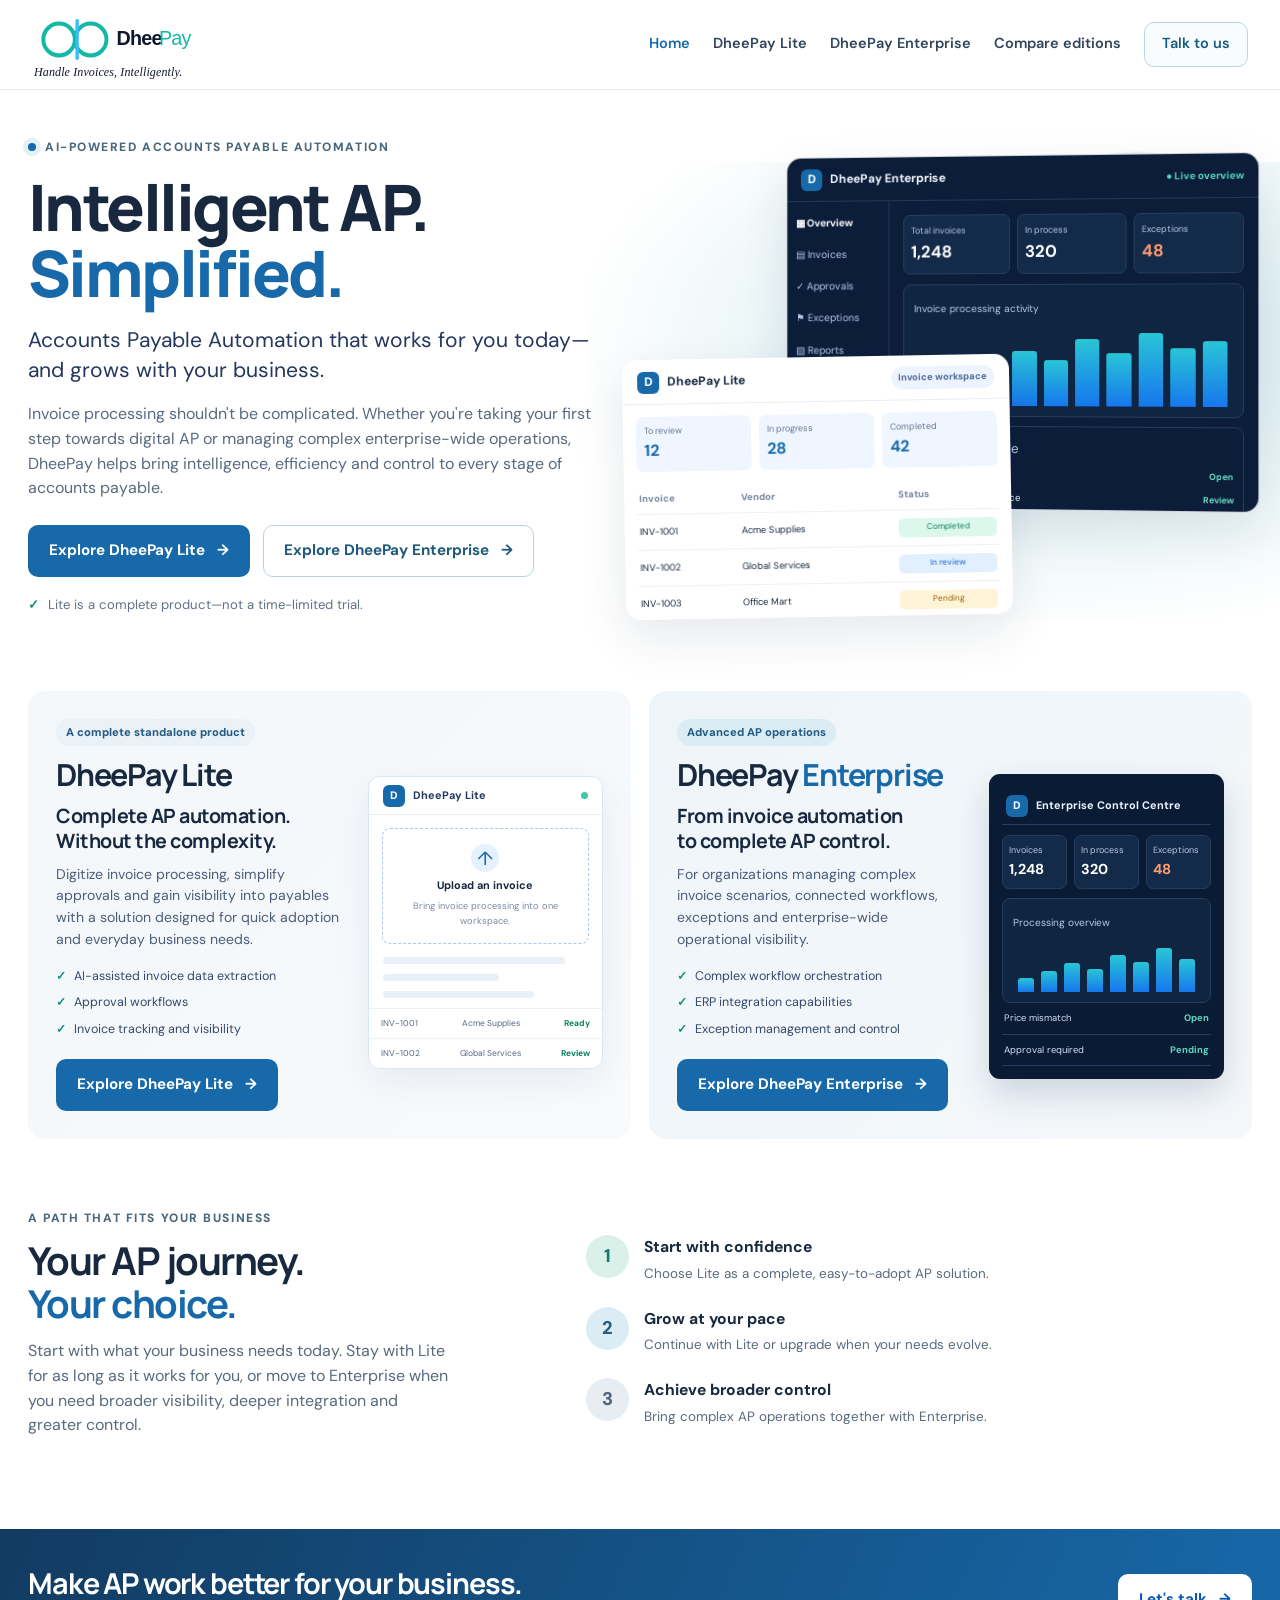
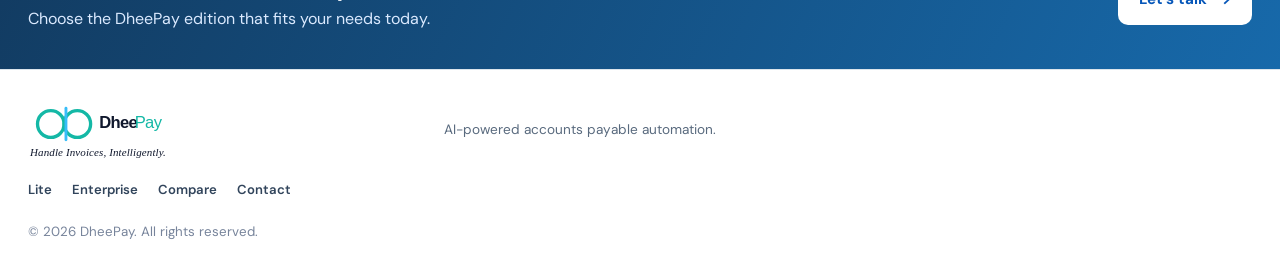
<file: index.html>
<!DOCTYPE html>
<html lang="en">
<head>
  <meta name="google-site-verification" content="EYNJK-cGsWmoqN-hQ_pA_cufPf6YHLcniLyx9Ct0NL8" />
  <meta charset="UTF-8"><meta name="viewport" content="width=device-width, initial-scale=1">
  <meta name="description" content="DheePay is AI-powered accounts payable automation, with a complete Lite product and an advanced Enterprise AP Control Centre.">
  <title>DheePay | Intelligent AP. Simplified.</title>
  <link rel="icon" type="image/svg+xml" href="assets/favicon.svg"><link rel="stylesheet" href="styles.css">
</head>
<body>
<header class="site-header">
  <a class="brand" href="index.html" aria-label="DheePay home"><img class="brand-logo" src="assets/dheepay-logo.svg" alt="DheePay"><span class="brand-caption">Handle Invoices, Intelligently.</span></a>
  <button class="menu-toggle" aria-label="Toggle navigation" aria-expanded="false">☰</button>
  <nav class="nav">
    <a href="index.html" class="active">Home</a>
    <a href="lite.html">DheePay Lite</a>
    <a href="enterprise.html">DheePay Enterprise</a>
    <a href="compare.html">Compare editions</a>
    <a href="contact.html" class="nav-cta">Talk to us</a>
  </nav>
</header>
<main>
  <section class="hero container">
    <div class="hero-copy">
      <div class="eyebrow"><span class="eyebrow-dot"></span> AI-powered accounts payable automation</div>
      <h1>Intelligent AP.<br><span class="blue">Simplified.</span></h1>
      <p class="hero-lead">Accounts Payable Automation that works for you today—and grows with your business.</p>
      <p class="muted">Invoice processing shouldn't be complicated. Whether you're taking your first step towards digital AP or managing complex enterprise-wide operations, DheePay helps bring intelligence, efficiency and control to every stage of accounts payable.</p>
      <div class="button-row">
        <a class="button button-primary" href="lite.html">Explore DheePay Lite <span>→</span></a>
        <a class="button button-outline" href="enterprise.html">Explore DheePay Enterprise <span>→</span></a>
      </div>
      <p class="micro-note"><span class="check">✓</span> Lite is a complete product—not a time-limited trial.</p>
    </div>
    <div class="hero-visual" aria-label="Illustrative accounts payable dashboard">
      <div class="orb orb-one"></div><div class="orb orb-two"></div>
      <div class="dash dash-back">
        <div class="dash-top"><span class="mini-mark">D</span> DheePay Enterprise <span class="live">● Live overview</span></div>
        <div class="dash-content">
          <aside class="dash-side"><b>▦ Overview</b><span>▤ Invoices</span><span>✓ Approvals</span><span>⚑ Exceptions</span><span>▧ Reports</span></aside>
          <div class="dash-main">
            <div class="metric-grid"><div><small>Total invoices</small><strong>1,248</strong></div><div><small>In process</small><strong>320</strong></div><div><small>Exceptions</small><strong class="orange">48</strong></div></div>
            <div class="chart-card"><small>Invoice processing activity</small><div class="bars"><i style="height:35%"></i><i style="height:55%"></i><i style="height:43%"></i><i style="height:72%"></i><i style="height:60%"></i><i style="height:88%"></i><i style="height:70%"></i><i style="height:96%"></i><i style="height:76%"></i><i style="height:85%"></i></div></div>
            <div class="queue"><small>Exception queue</small><p><span class="status-dot red"></span> Price mismatch <b>Open</b></p><p><span class="status-dot amber"></span> Missing PO reference <b>Review</b></p><p><span class="status-dot teal"></span> Approval required <b>Pending</b></p></div>
          </div>
        </div>
      </div>
      <div class="dash dash-front">
        <div class="dash-top light-top"><span class="mini-mark">D</span> DheePay Lite <span class="pill-small">Invoice workspace</span></div>
        <div class="lite-stat-row"><div><small>To review</small><strong>12</strong></div><div><small>In progress</small><strong>28</strong></div><div><small>Completed</small><strong>42</strong></div></div>
        <div class="invoice-table"><div class="table-head"><span>Invoice</span><span>Vendor</span><span>Status</span></div><div><span>INV-1001</span><span>Acme Supplies</span><em class="tag green-tag">Completed</em></div><div><span>INV-1002</span><span>Global Services</span><em class="tag blue-tag">In review</em></div><div><span>INV-1003</span><span>Office Mart</span><em class="tag yellow-tag">Pending</em></div></div>
      </div>
    </div>
  </section>
  <section class="product-section container">
    <article class="product-card lite-card">
      <div class="product-copy">
        <span class="product-kicker blue">A complete standalone product</span>
        <h2>DheePay Lite</h2>
        <h3>Complete AP automation.<br>Without the complexity.</h3>
        <p>Digitize invoice processing, simplify approvals and gain visibility into payables with a solution designed for quick adoption and everyday business needs.</p>
        <ul class="feature-list"><li>AI-assisted invoice data extraction</li><li>Approval workflows</li><li>Invoice tracking and visibility</li></ul>
        <a class="button button-primary" href="lite.html">Explore DheePay Lite <span>→</span></a>
      </div>
      <div class="mini-window">
        <div class="window-bar"><span class="mini-mark">D</span> DheePay Lite <span class="window-dot"></span></div>
        <div class="upload-box"><div class="upload-icon">↑</div><b>Upload an invoice</b><small>Bring invoice processing into one workspace.</small></div>
        <div class="window-line wide"></div><div class="window-line"></div><div class="window-line mid"></div>
        <div class="mini-invoice"><span>INV-1001</span><span>Acme Supplies</span><b>Ready</b></div>
        <div class="mini-invoice"><span>INV-1002</span><span>Global Services</span><b>Review</b></div>
      </div>
    </article>
    <article class="product-card enterprise-card">
      <div class="product-copy">
        <span class="product-kicker sky">Advanced AP operations</span>
        <h2>DheePay <span class="blue">Enterprise</span></h2>
        <h3>From invoice automation<br>to complete AP control.</h3>
        <p>For organizations managing complex invoice scenarios, connected workflows, exceptions and enterprise-wide operational visibility.</p>
        <ul class="feature-list"><li>Complex workflow orchestration</li><li>ERP integration capabilities</li><li>Exception management and control</li></ul>
        <a class="button button-primary" href="enterprise.html">Explore DheePay Enterprise <span>→</span></a>
      </div>
      <div class="enterprise-mini">
        <div class="window-bar dark-bar"><span class="mini-mark">D</span> Enterprise Control Centre</div>
        <div class="control-metrics"><div><small>Invoices</small><b>1,248</b></div><div><small>In process</small><b>320</b></div><div><small>Exceptions</small><b class="orange">48</b></div></div>
        <div class="control-chart"><small>Processing overview</small><div class="bars"><i style="height:30%"></i><i style="height:45%"></i><i style="height:60%"></i><i style="height:48%"></i><i style="height:78%"></i><i style="height:62%"></i><i style="height:91%"></i><i style="height:70%"></i></div></div>
        <div class="control-row"><span>Price mismatch</span><b>Open</b></div><div class="control-row"><span>Approval required</span><b>Pending</b></div>
      </div>
    </article>
  </section>
  <section class="journey container">
    <div class="journey-intro"><div class="eyebrow">A path that fits your business</div><h2>Your AP journey.<br><span class="blue">Your choice.</span></h2><p>Start with what your business needs today. Stay with Lite for as long as it works for you, or move to Enterprise when you need broader visibility, deeper integration and greater control.</p></div>
    <div class="journey-steps">
      <div class="journey-step"><span class="step-number">1</span><div><b>Start with confidence</b><p>Choose Lite as a complete, easy-to-adopt AP solution.</p></div></div>
      <div class="journey-step"><span class="step-number step-blue">2</span><div><b>Grow at your pace</b><p>Continue with Lite or upgrade when your needs evolve.</p></div></div>
      <div class="journey-step"><span class="step-number step-purple">3</span><div><b>Achieve broader control</b><p>Bring complex AP operations together with Enterprise.</p></div></div>
    </div>
  </section>
  <section class="closing-cta">
    <div class="container closing-inner"><div><h2>Make AP work better for your business.</h2><p>Choose the DheePay edition that fits your needs today.</p></div><a class="button button-white" href="contact.html">Let's talk <span>→</span></a></div>
  </section>
</main>
<footer class="footer"><div class="container footer-inner"><a class="brand footer-brand" href="index.html"><img class="brand-logo" src="assets/dheepay-logo.svg" alt="DheePay"><span class="brand-caption">Handle Invoices, Intelligently.</span></a><p>AI-powered accounts payable automation.</p><div class="footer-links"><a href="lite.html">Lite</a><a href="enterprise.html">Enterprise</a><a href="compare.html">Compare</a><a href="contact.html">Contact</a></div><small>© <span id="year"></span> DheePay. All rights reserved.</small></div></footer>
<script src="script.js"></script>
</body></html>
</file>
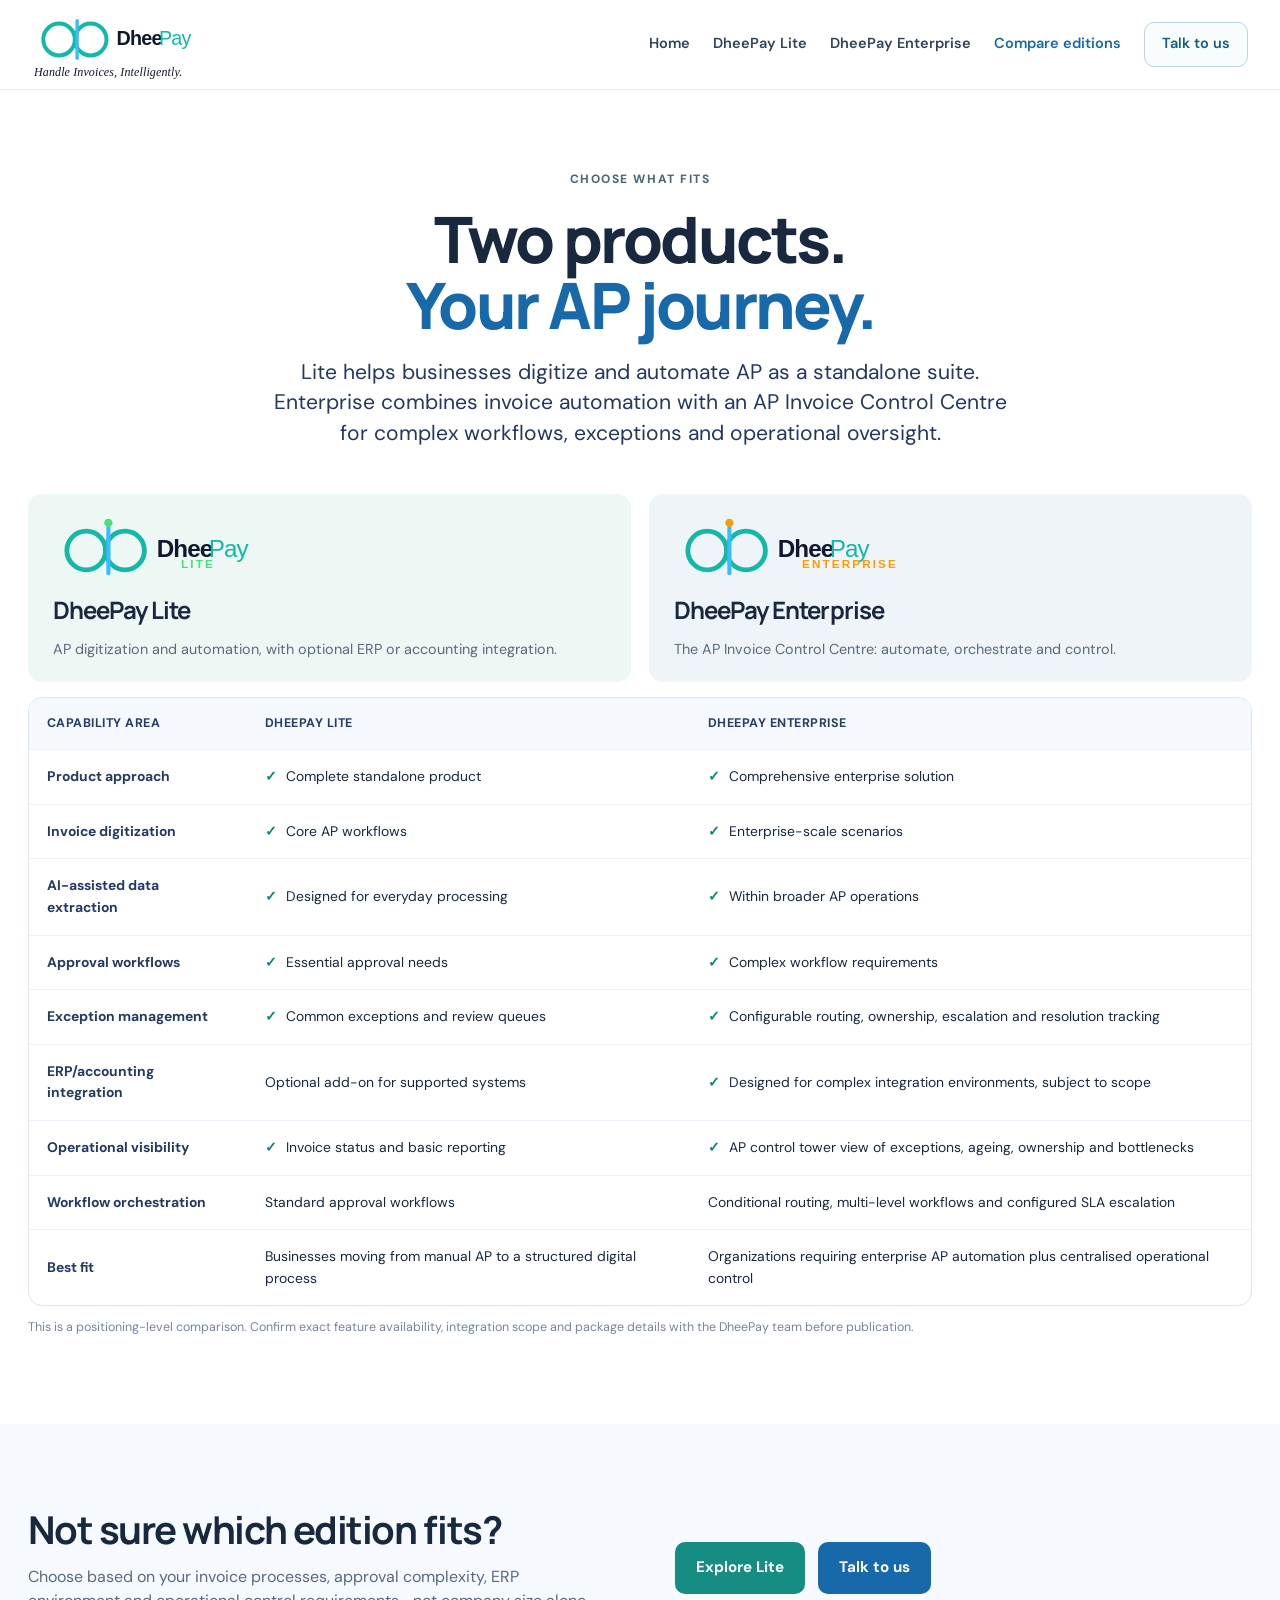
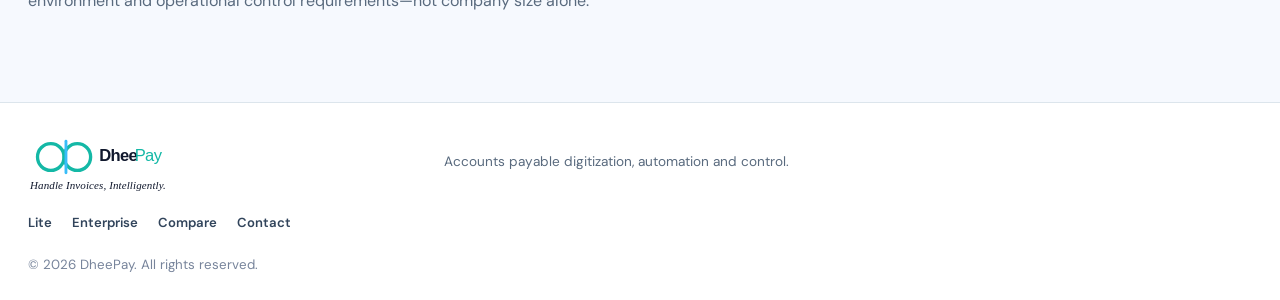
<file: compare.html>
<!DOCTYPE html>
<html lang="en"><head><meta charset="UTF-8"><meta name="viewport" content="width=device-width, initial-scale=1"><meta name="description" content="Compare DheePay Lite and DheePay Enterprise and choose the right AP automation product for your needs."><title>Compare Editions | DheePay</title><link rel="icon" type="image/svg+xml" href="assets/favicon.svg"><link rel="stylesheet" href="styles.css"></head>
<body><header class="site-header"><a class="brand" href="index.html"><img class="brand-logo" src="assets/dheepay-logo.svg" alt="DheePay"><span class="brand-caption">Handle Invoices, Intelligently.</span></a><button class="menu-toggle" aria-label="Toggle navigation" aria-expanded="false">☰</button><nav class="nav"><a href="index.html">Home</a><a href="lite.html">DheePay Lite</a><a href="enterprise.html">DheePay Enterprise</a><a href="compare.html" class="active">Compare editions</a><a href="contact.html" class="nav-cta">Talk to us</a></nav></header>
<main><section class="page-heading container"><div class="eyebrow">Choose what fits</div><h1>Two products.<br><span class="blue">Your AP journey.</span></h1><p class="hero-lead">Lite helps businesses digitize and automate AP as a standalone suite. Enterprise combines invoice automation with an AP Invoice Control Centre for complex workflows, exceptions and operational oversight.</p></section>
<section class="container compare-wrap"><div class="compare-intro"><div><img class="compare-logo" src="assets/dheepay-lite-logo.svg" alt="DheePay Lite logo"><h2>DheePay Lite</h2><p>AP digitization and automation, with optional ERP or accounting integration.</p></div><div><img class="compare-logo" src="assets/dheepay-enterprise-logo.svg" alt="DheePay Enterprise logo"><h2>DheePay Enterprise</h2><p>The AP Invoice Control Centre: automate, orchestrate and control.</p></div></div><div class="compare-table-wrap"><table class="compare-table"><thead><tr><th>Capability area</th><th>DheePay Lite</th><th>DheePay Enterprise</th></tr></thead><tbody>
<tr><td>Product approach</td><td><span class="table-check">✓</span> Complete standalone product</td><td><span class="table-check">✓</span> Comprehensive enterprise solution</td></tr>
<tr><td>Invoice digitization</td><td><span class="table-check">✓</span> Core AP workflows</td><td><span class="table-check">✓</span> Enterprise-scale scenarios</td></tr>
<tr><td>AI-assisted data extraction</td><td><span class="table-check">✓</span> Designed for everyday processing</td><td><span class="table-check">✓</span> Within broader AP operations</td></tr>
<tr><td>Approval workflows</td><td><span class="table-check">✓</span> Essential approval needs</td><td><span class="table-check">✓</span> Complex workflow requirements</td></tr>
<tr><td>Exception management</td><td><span class="table-check">✓</span> Common exceptions and review queues</td><td><span class="table-check">✓</span> Configurable routing, ownership, escalation and resolution tracking</td></tr>
<tr><td>ERP/accounting integration</td><td>Optional add-on for supported systems</td><td><span class="table-check">✓</span> Designed for complex integration environments, subject to scope</td></tr>
<tr><td>Operational visibility</td><td><span class="table-check">✓</span> Invoice status and basic reporting</td><td><span class="table-check">✓</span> AP control tower view of exceptions, ageing, ownership and bottlenecks</td></tr>
<tr><td>Workflow orchestration</td><td>Standard approval workflows</td><td>Conditional routing, multi-level workflows and configured SLA escalation</td></tr>
<tr><td>Best fit</td><td>Businesses moving from manual AP to a structured digital process</td><td>Organizations requiring enterprise AP automation plus centralised operational control</td></tr>
</tbody></table></div><p class="compare-note">This is a positioning-level comparison. Confirm exact feature availability, integration scope and package details with the DheePay team before publication.</p></section>
<section class="content-section pale"><div class="container two-col"><div><h2>Not sure which edition fits?</h2><p class="muted">Choose based on your invoice processes, approval complexity, ERP environment and operational control requirements—not company size alone.</p></div><div class="button-row"><a class="button button-teal" href="lite.html">Explore Lite</a><a class="button button-primary" href="contact.html">Talk to us</a></div></div></section></main>
<footer class="footer"><div class="container footer-inner"><a class="brand footer-brand" href="index.html"><img class="brand-logo" src="assets/dheepay-logo.svg" alt="DheePay"><span class="brand-caption">Handle Invoices, Intelligently.</span></a><p>Accounts payable digitization, automation and control.</p><div class="footer-links"><a href="lite.html">Lite</a><a href="enterprise.html">Enterprise</a><a href="compare.html">Compare</a><a href="contact.html">Contact</a></div><small>© <span id="year"></span> DheePay. All rights reserved.</small></div></footer><script src="script.js"></script></body></html>
</file>
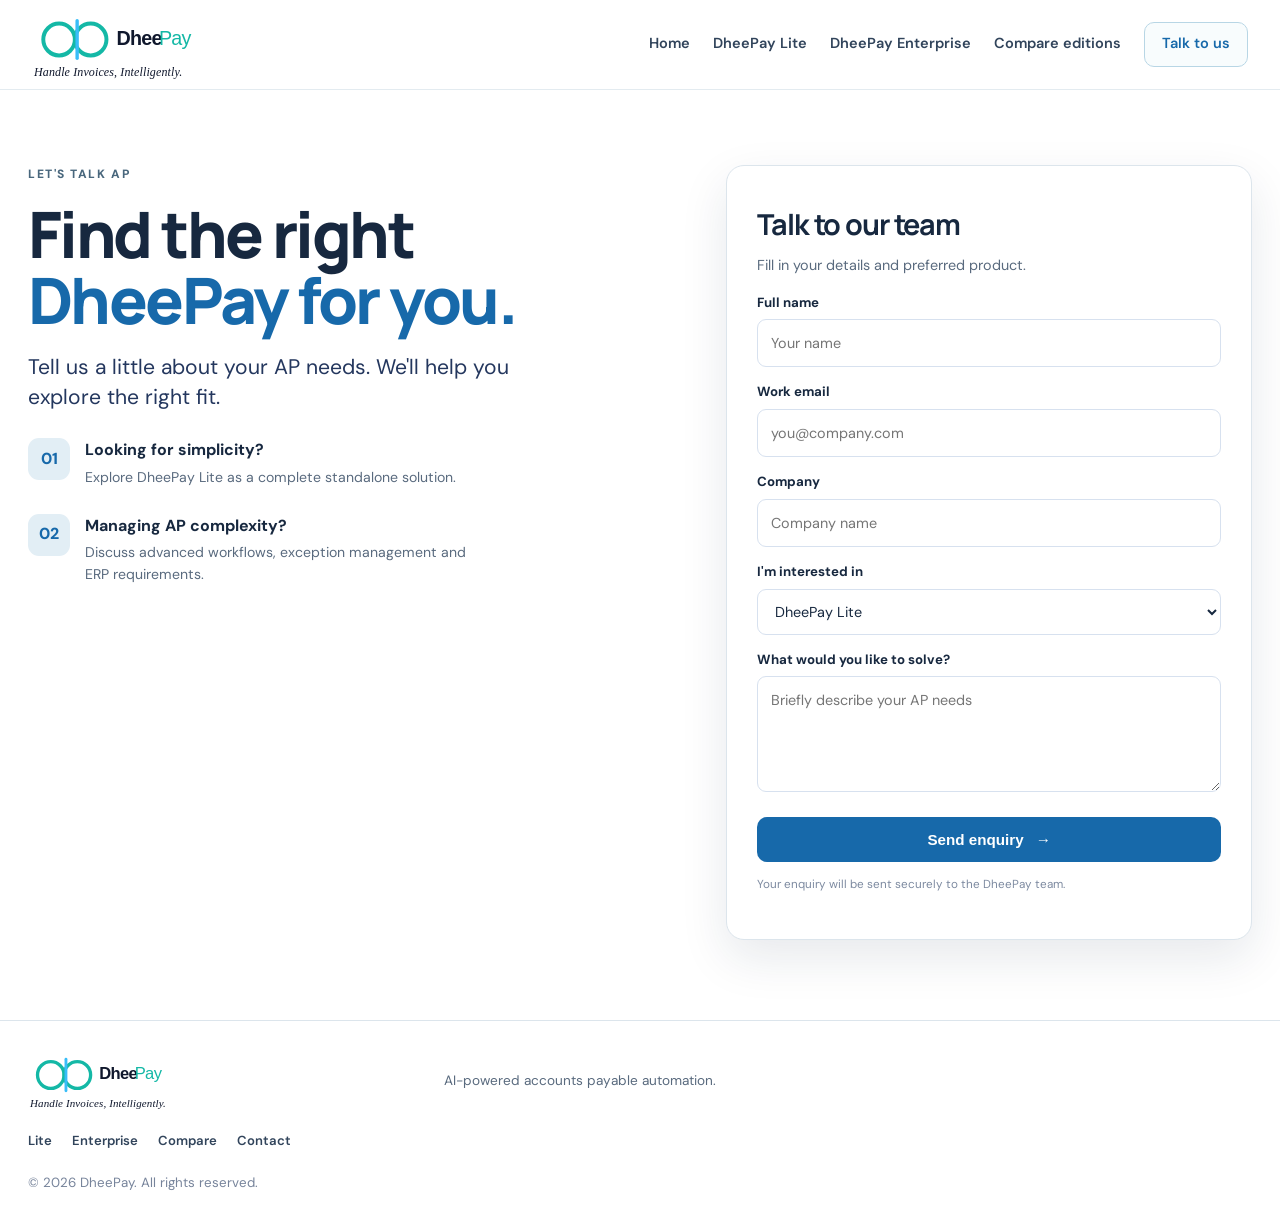
<file: contact.html>
<!DOCTYPE html>
<html lang="en"><head><meta charset="UTF-8"><meta name="viewport" content="width=device-width, initial-scale=1"><meta name="description" content="Talk to DheePay about AP automation for your business."><title>Talk to DheePay</title><link rel="icon" type="image/svg+xml" href="assets/favicon.svg"><link rel="stylesheet" href="styles.css"></head>
<body><header class="site-header"><a class="brand" href="index.html"><img class="brand-logo" src="assets/dheepay-logo.svg" alt="DheePay"><span class="brand-caption">Handle Invoices, Intelligently.</span></a><button class="menu-toggle" aria-label="Toggle navigation" aria-expanded="false">☰</button><nav class="nav"><a href="index.html">Home</a><a href="lite.html">DheePay Lite</a><a href="enterprise.html">DheePay Enterprise</a><a href="compare.html">Compare editions</a><a href="contact.html" class="nav-cta active">Talk to us</a></nav></header>
<main><section class="contact-layout container"><div class="contact-copy"><div class="eyebrow">Let's talk AP</div><h1>Find the right<br><span class="blue">DheePay for you.</span></h1><p class="hero-lead">Tell us a little about your AP needs. We'll help you explore the right fit.</p><div class="contact-point"><span class="contact-symbol">01</span><div><b>Looking for simplicity?</b><p>Explore DheePay Lite as a complete standalone solution.</p></div></div><div class="contact-point"><span class="contact-symbol">02</span><div><b>Managing AP complexity?</b><p>Discuss advanced workflows, exception management and ERP requirements.</p></div></div></div>
<form class="contact-form" id="contactForm" action="https://formspree.io/f/xrppydgn" method="POST"><h2>Talk to our team</h2><p class="muted">Fill in your details and preferred product.</p><label for="name">Full name</label><input id="name" name="name" required placeholder="Your name"><label for="email">Work email</label><input id="email" name="email" type="email" required placeholder="you@company.com"><label for="company">Company</label><input id="company" name="company" placeholder="Company name"><label for="product">I'm interested in</label><select id="product" name="product"><option>DheePay Lite</option><option>DheePay Enterprise</option><option>Help me choose</option></select><input type="hidden" name="_subject" value="New DheePay website enquiry"><label for="message">What would you like to solve?</label><textarea id="message" name="message" rows="4" placeholder="Briefly describe your AP needs"></textarea><button class="button button-primary form-submit" type="submit">Send enquiry <span>→</span></button><p class="form-note">Your enquiry will be sent securely to the DheePay team.</p><div class="form-result" id="formResult" role="status" aria-live="polite"></div></form></section></main>
<footer class="footer"><div class="container footer-inner"><a class="brand footer-brand" href="index.html"><img class="brand-logo" src="assets/dheepay-logo.svg" alt="DheePay"><span class="brand-caption">Handle Invoices, Intelligently.</span></a><p>AI-powered accounts payable automation.</p><div class="footer-links"><a href="lite.html">Lite</a><a href="enterprise.html">Enterprise</a><a href="compare.html">Compare</a><a href="contact.html">Contact</a></div><small>© <span id="year"></span> DheePay. All rights reserved.</small></div></footer><script src="script.js"></script></body></html>
</file>
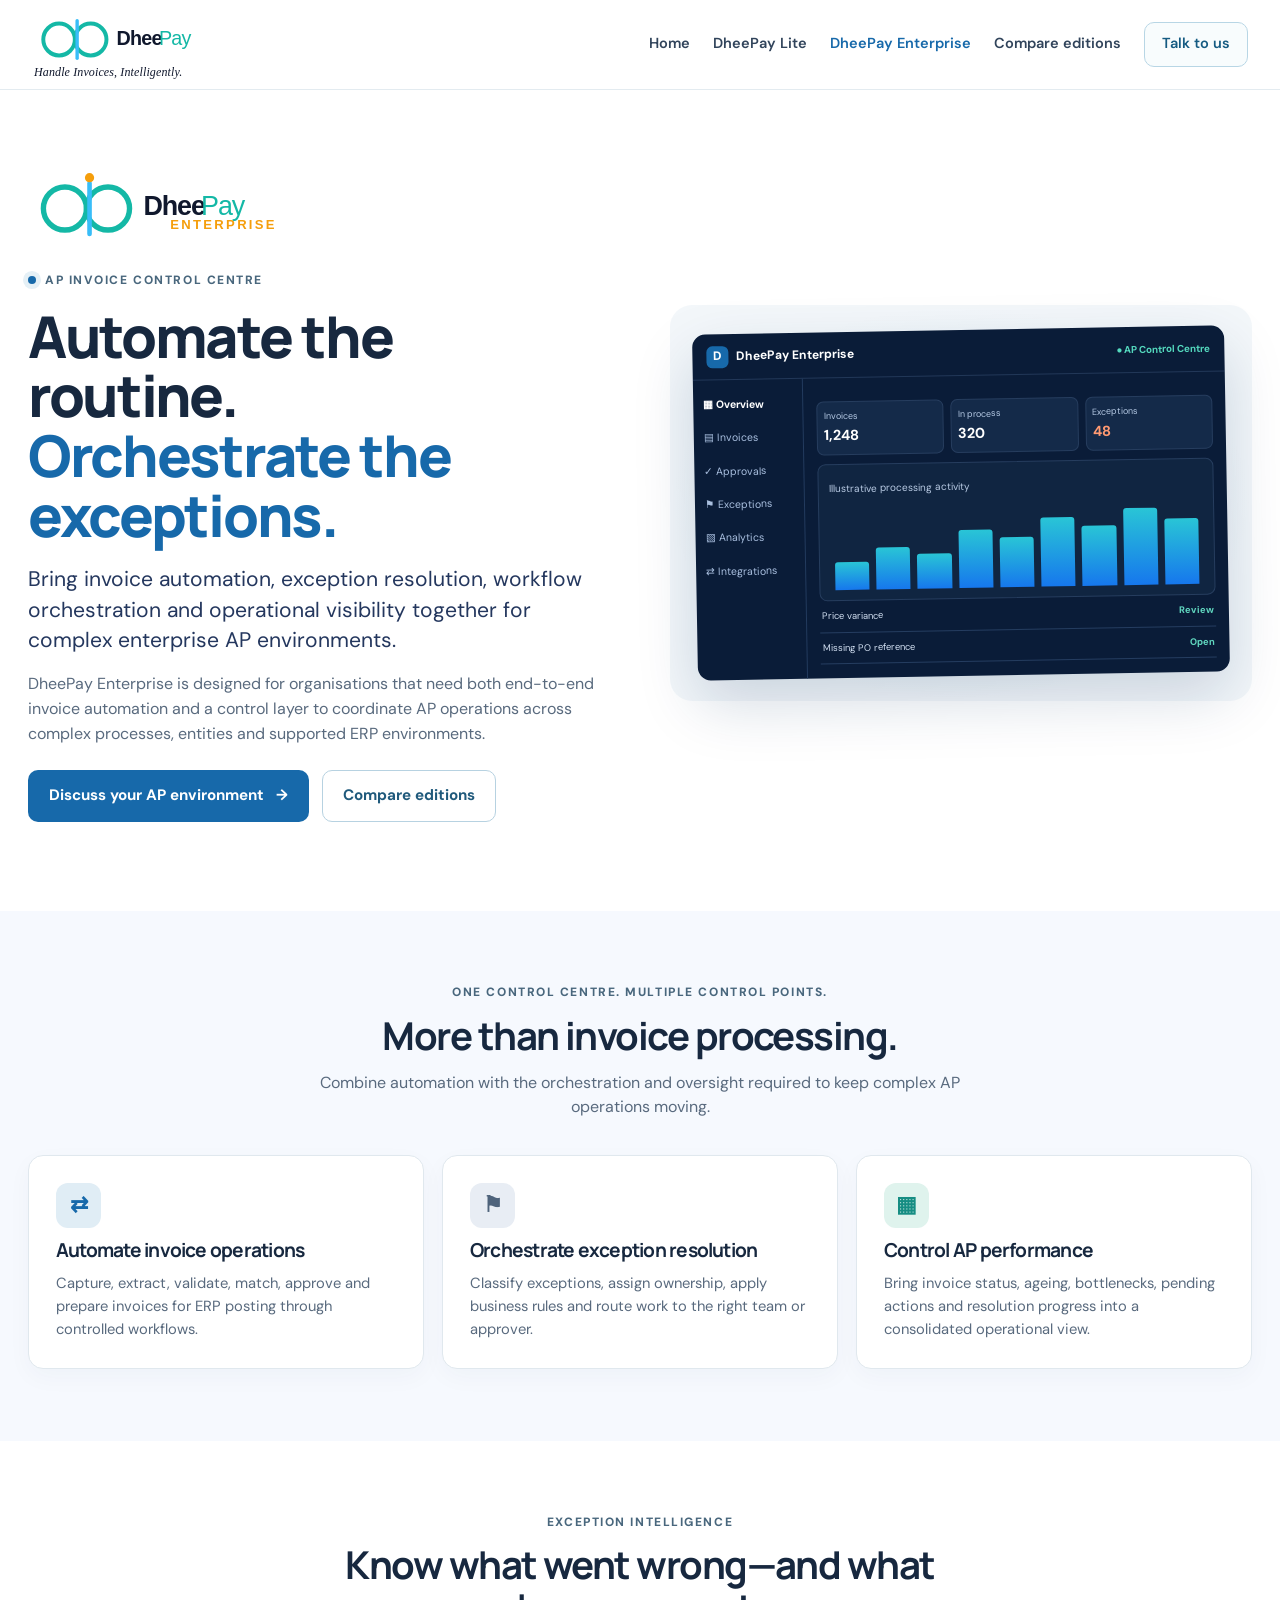
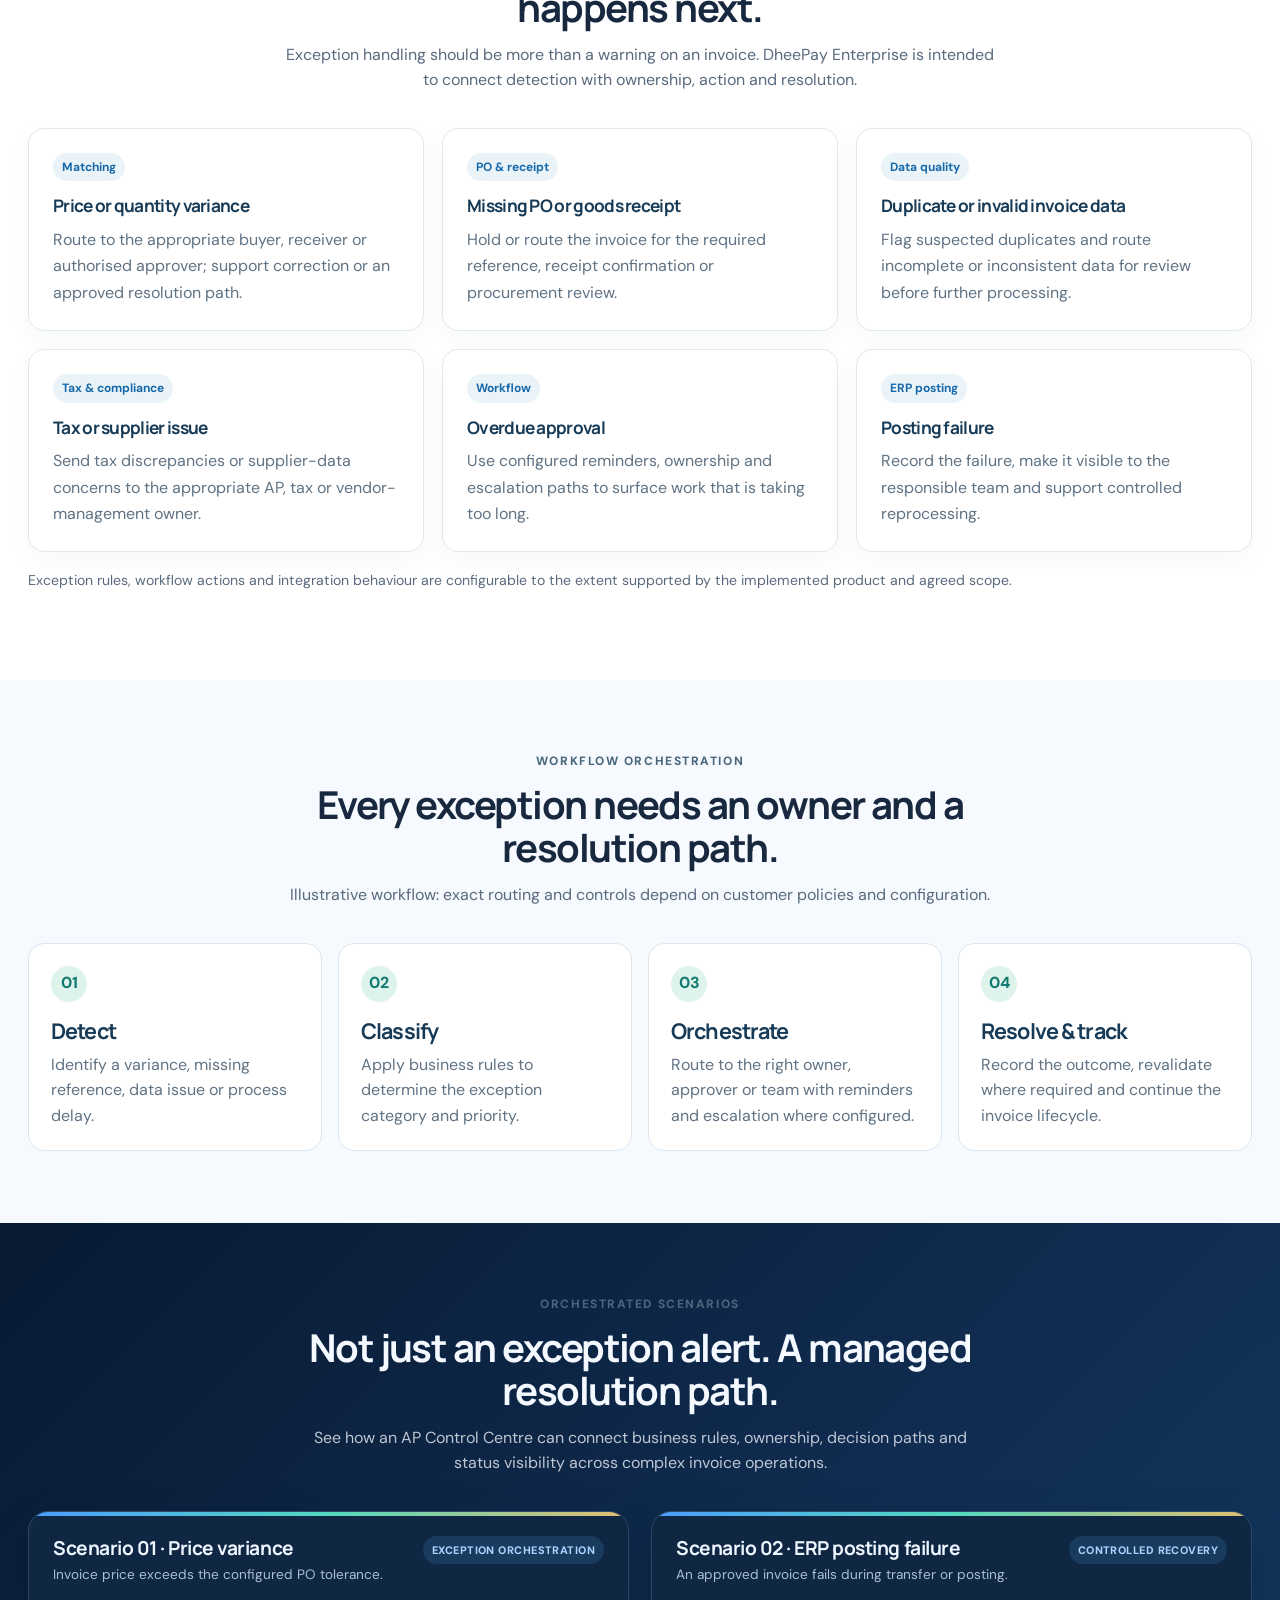
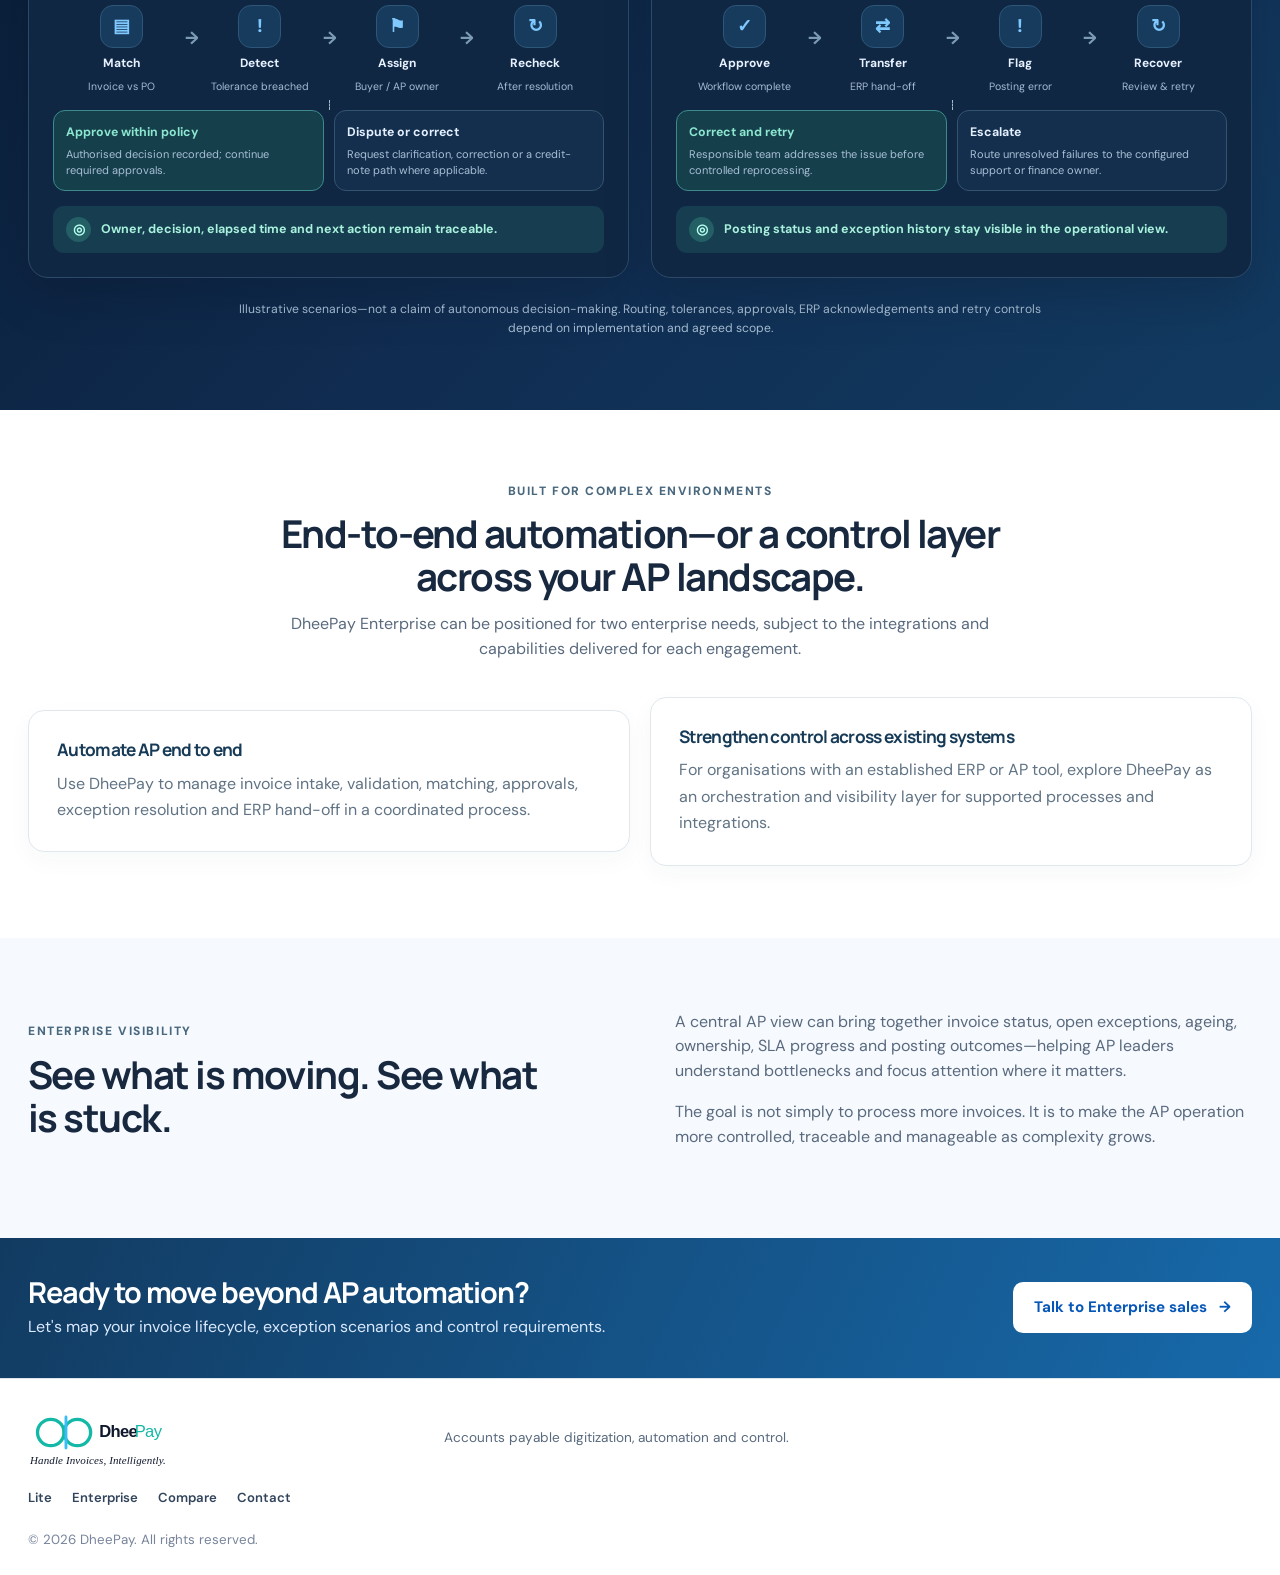
<file: enterprise.html>
<!DOCTYPE html><html lang="en"><head><meta charset="UTF-8"><meta name="viewport" content="width=device-width, initial-scale=1"><meta name="description" content="DheePay Enterprise is an AP Invoice Control Centre combining invoice automation, exception intelligence and enterprise workflow orchestration."><title>DheePay Enterprise | AP Invoice Control Centre</title><link rel="icon" type="image/svg+xml" href="assets/favicon.svg"><link rel="stylesheet" href="styles.css"></head><body><header class="site-header"><a class="brand" href="index.html"><img class="brand-logo" src="assets/dheepay-logo.svg" alt="DheePay"><span class="brand-caption">Handle Invoices, Intelligently.</span></a><button class="menu-toggle" aria-label="Toggle navigation" aria-expanded="false">☰</button><nav class="nav"><a href="index.html">Home</a><a href="lite.html">DheePay Lite</a><a href="enterprise.html" class="active">DheePay Enterprise</a><a href="compare.html">Compare editions</a><a href="contact.html" class="nav-cta">Talk to us</a></nav></header><main>
<section class="subhero enterprise-subhero container"><div class="subhero-copy"><img class="product-brand-logo" src="assets/dheepay-enterprise-logo.svg" alt="DheePay Enterprise logo"><div class="eyebrow"><span class="eyebrow-dot"></span> AP Invoice Control Centre</div><h1>Automate the routine.<br><span class="blue">Orchestrate the exceptions.</span></h1><p class="hero-lead">Bring invoice automation, exception resolution, workflow orchestration and operational visibility together for complex enterprise AP environments.</p><p class="muted">DheePay Enterprise is designed for organisations that need both end-to-end invoice automation and a control layer to coordinate AP operations across complex processes, entities and supported ERP environments.</p><div class="button-row"><a class="button button-primary" href="contact.html">Discuss your AP environment <span>→</span></a><a class="button button-outline" href="compare.html">Compare editions</a></div></div><div class="enterprise-hero-art"><div class="enterprise-art-card"><div class="dark-top"><span class="mini-mark">D</span> DheePay Enterprise <span class="live">● AP Control Centre</span></div><div class="enterprise-art-body"><aside class="dark-side"><b>▦ Overview</b><span>▤ Invoices</span><span>✓ Approvals</span><span>⚑ Exceptions</span><span>▧ Analytics</span><span>⇄ Integrations</span></aside><div class="enterprise-art-main"><div class="control-metrics"><div><small>Invoices</small><b>1,248</b></div><div><small>In process</small><b>320</b></div><div><small>Exceptions</small><b class="orange">48</b></div></div><div class="control-chart"><small>Illustrative processing activity</small><div class="bars"><i style="height:35%"></i><i style="height:52%"></i><i style="height:44%"></i><i style="height:73%"></i><i style="height:63%"></i><i style="height:86%"></i><i style="height:75%"></i><i style="height:96%"></i><i style="height:82%"></i></div></div><div class="control-row"><span>Price variance</span><b>Review</b></div><div class="control-row"><span>Missing PO reference</span><b>Open</b></div></div></div></div></div></section>
<section class="content-section pale"><div class="container"><div class="section-heading"><div class="eyebrow">One control centre. Multiple control points.</div><h2>More than invoice processing.</h2><p>Combine automation with the orchestration and oversight required to keep complex AP operations moving.</p></div><div class="three-cards"><article class="info-card"><div class="icon-tile blue-tile">⇄</div><h3>Automate invoice operations</h3><p>Capture, extract, validate, match, approve and prepare invoices for ERP posting through controlled workflows.</p></article><article class="info-card"><div class="icon-tile purple-tile">⚑</div><h3>Orchestrate exception resolution</h3><p>Classify exceptions, assign ownership, apply business rules and route work to the right team or approver.</p></article><article class="info-card"><div class="icon-tile mint-tile">▦</div><h3>Control AP performance</h3><p>Bring invoice status, ageing, bottlenecks, pending actions and resolution progress into a consolidated operational view.</p></article></div></div></section>
<section class="content-section container"><div class="section-heading"><div class="eyebrow">Exception intelligence</div><h2>Know what went wrong—and what happens next.</h2><p>Exception handling should be more than a warning on an invoice. DheePay Enterprise is intended to connect detection with ownership, action and resolution.</p></div><div class="scenario-grid"><article class="scenario-card"><span class="scenario-tag">Matching</span><h3>Price or quantity variance</h3><p>Route to the appropriate buyer, receiver or authorised approver; support correction or an approved resolution path.</p></article><article class="scenario-card"><span class="scenario-tag">PO & receipt</span><h3>Missing PO or goods receipt</h3><p>Hold or route the invoice for the required reference, receipt confirmation or procurement review.</p></article><article class="scenario-card"><span class="scenario-tag">Data quality</span><h3>Duplicate or invalid invoice data</h3><p>Flag suspected duplicates and route incomplete or inconsistent data for review before further processing.</p></article><article class="scenario-card"><span class="scenario-tag">Tax & compliance</span><h3>Tax or supplier issue</h3><p>Send tax discrepancies or supplier-data concerns to the appropriate AP, tax or vendor-management owner.</p></article><article class="scenario-card"><span class="scenario-tag">Workflow</span><h3>Overdue approval</h3><p>Use configured reminders, ownership and escalation paths to surface work that is taking too long.</p></article><article class="scenario-card"><span class="scenario-tag">ERP posting</span><h3>Posting failure</h3><p>Record the failure, make it visible to the responsible team and support controlled reprocessing.</p></article></div><p class="muted small-note">Exception rules, workflow actions and integration behaviour are configurable to the extent supported by the implemented product and agreed scope.</p></section>
<section class="content-section pale"><div class="container"><div class="section-heading"><div class="eyebrow">Workflow orchestration</div><h2>Every exception needs an owner and a resolution path.</h2><p>Illustrative workflow: exact routing and controls depend on customer policies and configuration.</p></div><div class="workflow-steps"><div class="workflow-step"><span>01</span><h3>Detect</h3><p>Identify a variance, missing reference, data issue or process delay.</p></div><div class="workflow-step"><span>02</span><h3>Classify</h3><p>Apply business rules to determine the exception category and priority.</p></div><div class="workflow-step"><span>03</span><h3>Orchestrate</h3><p>Route to the right owner, approver or team with reminders and escalation where configured.</p></div><div class="workflow-step"><span>04</span><h3>Resolve & track</h3><p>Record the outcome, revalidate where required and continue the invoice lifecycle.</p></div></div></div></section>
<section class="content-section workflow-showcase enterprise-showcase"><div class="container"><div class="section-heading"><div class="eyebrow">Orchestrated scenarios</div><h2>Not just an exception alert. A managed resolution path.</h2><p>See how an AP Control Centre can connect business rules, ownership, decision paths and status visibility across complex invoice operations.</p></div><div class="workflow-demo-grid"><article class="workflow-demo"><div class="workflow-demo-head"><div><h3>Scenario 01 · Price variance</h3><p>Invoice price exceeds the configured PO tolerance.</p></div><span class="demo-label">Exception orchestration</span></div><div class="flow-track"><div class="flow-node"><span class="flow-node-icon">▤</span><b>Match</b><small>Invoice vs PO</small></div><div class="flow-node"><span class="flow-node-icon">!</span><b>Detect</b><small>Tolerance breached</small></div><div class="flow-node"><span class="flow-node-icon">⚑</span><b>Assign</b><small>Buyer / AP owner</small></div><div class="flow-node"><span class="flow-node-icon">↻</span><b>Recheck</b><small>After resolution</small></div></div><div class="flow-branch"><div class="branch-option primary-branch"><b>Approve within policy</b><small>Authorised decision recorded; continue required approvals.</small></div><div class="branch-option"><b>Dispute or correct</b><small>Request clarification, correction or a credit-note path where applicable.</small></div></div><div class="flow-outcome"><span class="outcome-icon">◎</span>Owner, decision, elapsed time and next action remain traceable.</div></article><article class="workflow-demo"><div class="workflow-demo-head"><div><h3>Scenario 02 · ERP posting failure</h3><p>An approved invoice fails during transfer or posting.</p></div><span class="demo-label">Controlled recovery</span></div><div class="flow-track"><div class="flow-node"><span class="flow-node-icon">✓</span><b>Approve</b><small>Workflow complete</small></div><div class="flow-node"><span class="flow-node-icon">⇄</span><b>Transfer</b><small>ERP hand-off</small></div><div class="flow-node"><span class="flow-node-icon">!</span><b>Flag</b><small>Posting error</small></div><div class="flow-node"><span class="flow-node-icon">↻</span><b>Recover</b><small>Review &amp; retry</small></div></div><div class="flow-branch"><div class="branch-option primary-branch"><b>Correct and retry</b><small>Responsible team addresses the issue before controlled reprocessing.</small></div><div class="branch-option"><b>Escalate</b><small>Route unresolved failures to the configured support or finance owner.</small></div></div><div class="flow-outcome"><span class="outcome-icon">◎</span>Posting status and exception history stay visible in the operational view.</div></article></div><p class="scenario-footnote">Illustrative scenarios—not a claim of autonomous decision-making. Routing, tolerances, approvals, ERP acknowledgements and retry controls depend on implementation and agreed scope.</p></div></section>
<section class="content-section container"><div class="section-heading"><div class="eyebrow">Built for complex environments</div><h2>End-to-end automation—or a control layer across your AP landscape.</h2><p>DheePay Enterprise can be positioned for two enterprise needs, subject to the integrations and capabilities delivered for each engagement.</p></div><div class="two-col feature-panels"><article class="feature-panel"><h3>Automate AP end to end</h3><p>Use DheePay to manage invoice intake, validation, matching, approvals, exception resolution and ERP hand-off in a coordinated process.</p></article><article class="feature-panel"><h3>Strengthen control across existing systems</h3><p>For organisations with an established ERP or AP tool, explore DheePay as an orchestration and visibility layer for supported processes and integrations.</p></article></div></section>
<section class="content-section pale"><div class="container two-col"><div><div class="eyebrow">Enterprise visibility</div><h2>See what is moving. See what is stuck.</h2></div><div><p class="muted">A central AP view can bring together invoice status, open exceptions, ageing, ownership, SLA progress and posting outcomes—helping AP leaders understand bottlenecks and focus attention where it matters.</p><p class="muted">The goal is not simply to process more invoices. It is to make the AP operation more controlled, traceable and manageable as complexity grows.</p></div></div></section>
<section class="closing-cta"><div class="container closing-inner"><div><h2>Ready to move beyond AP automation?</h2><p>Let's map your invoice lifecycle, exception scenarios and control requirements.</p></div><a class="button button-white" href="contact.html">Talk to Enterprise sales <span>→</span></a></div></section></main><footer class="footer"><div class="container footer-inner"><a class="brand footer-brand" href="index.html"><img class="brand-logo" src="assets/dheepay-logo.svg" alt="DheePay"><span class="brand-caption">Handle Invoices, Intelligently.</span></a><p>Accounts payable digitization, automation and control.</p><div class="footer-links"><a href="lite.html">Lite</a><a href="enterprise.html">Enterprise</a><a href="compare.html">Compare</a><a href="contact.html">Contact</a></div><small>© <span id="year"></span> DheePay. All rights reserved.</small></div></footer><script src="script.js"></script></body></html>
</file>
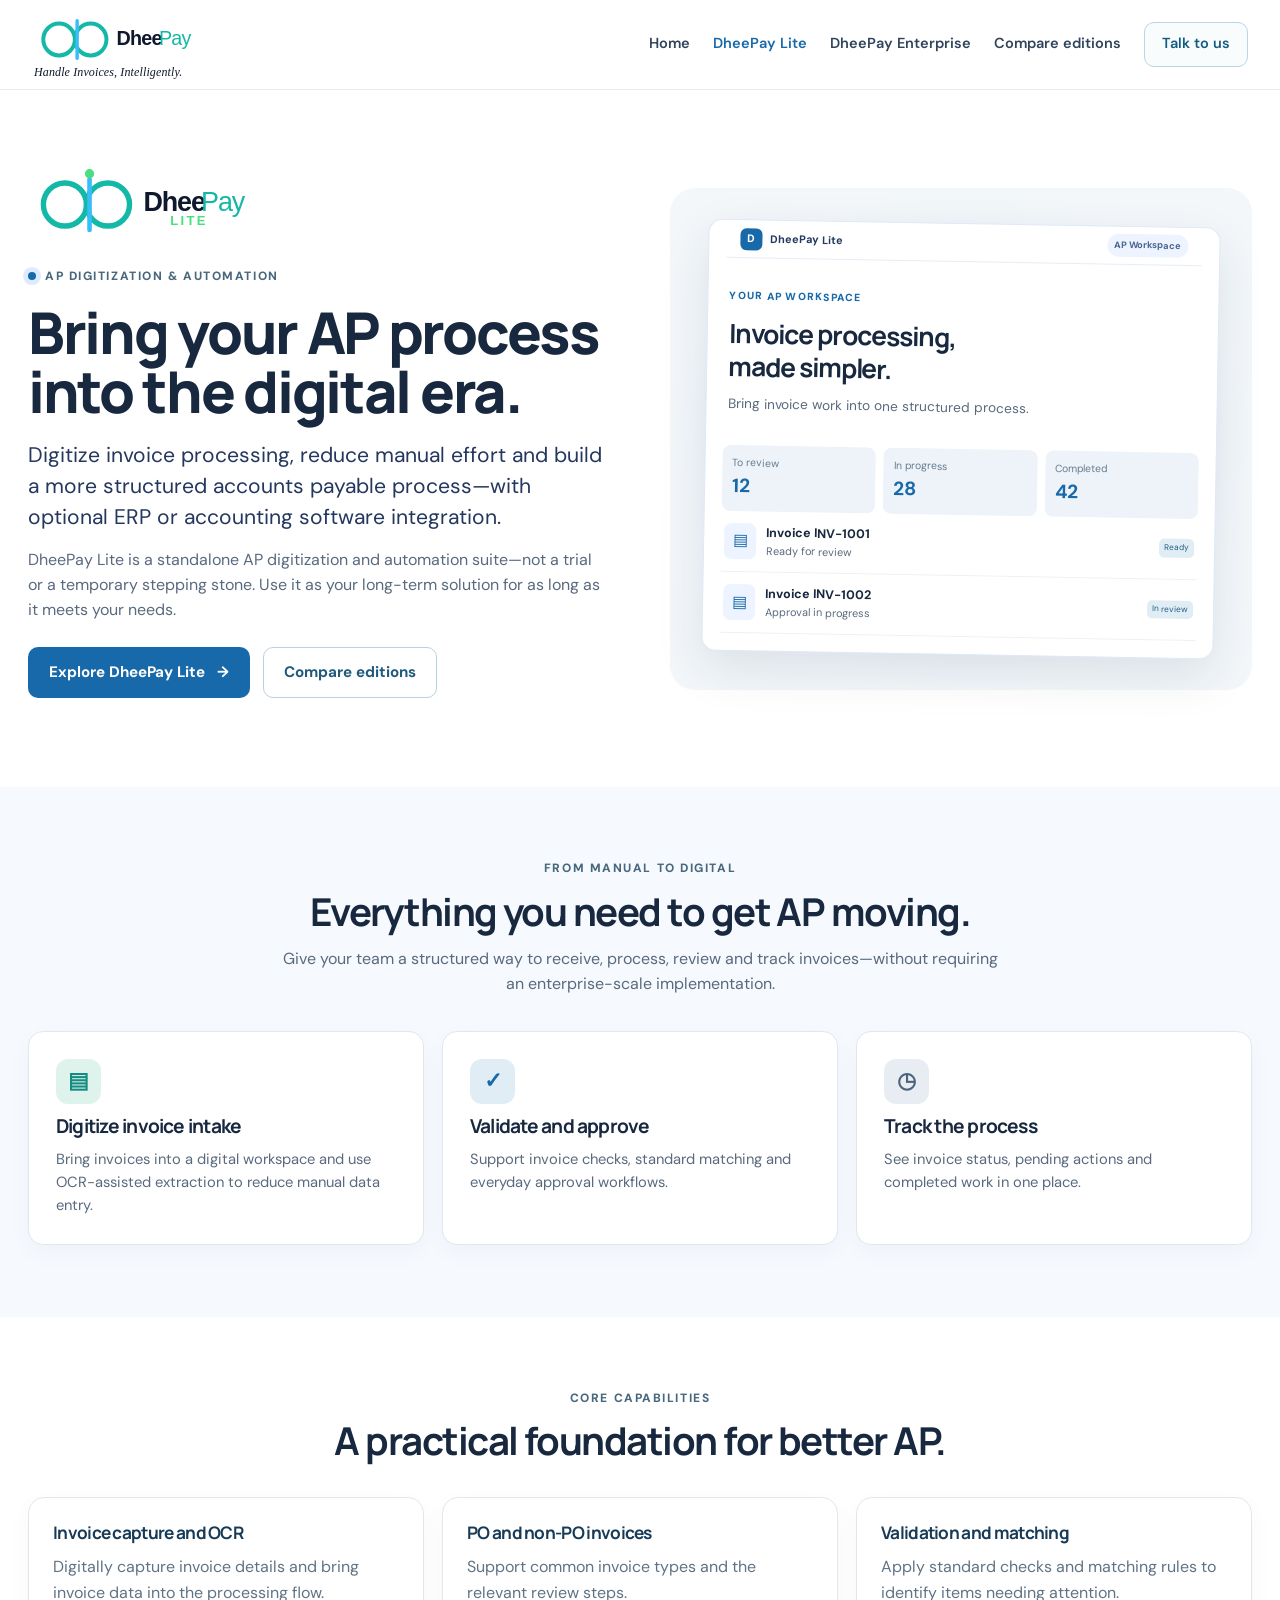
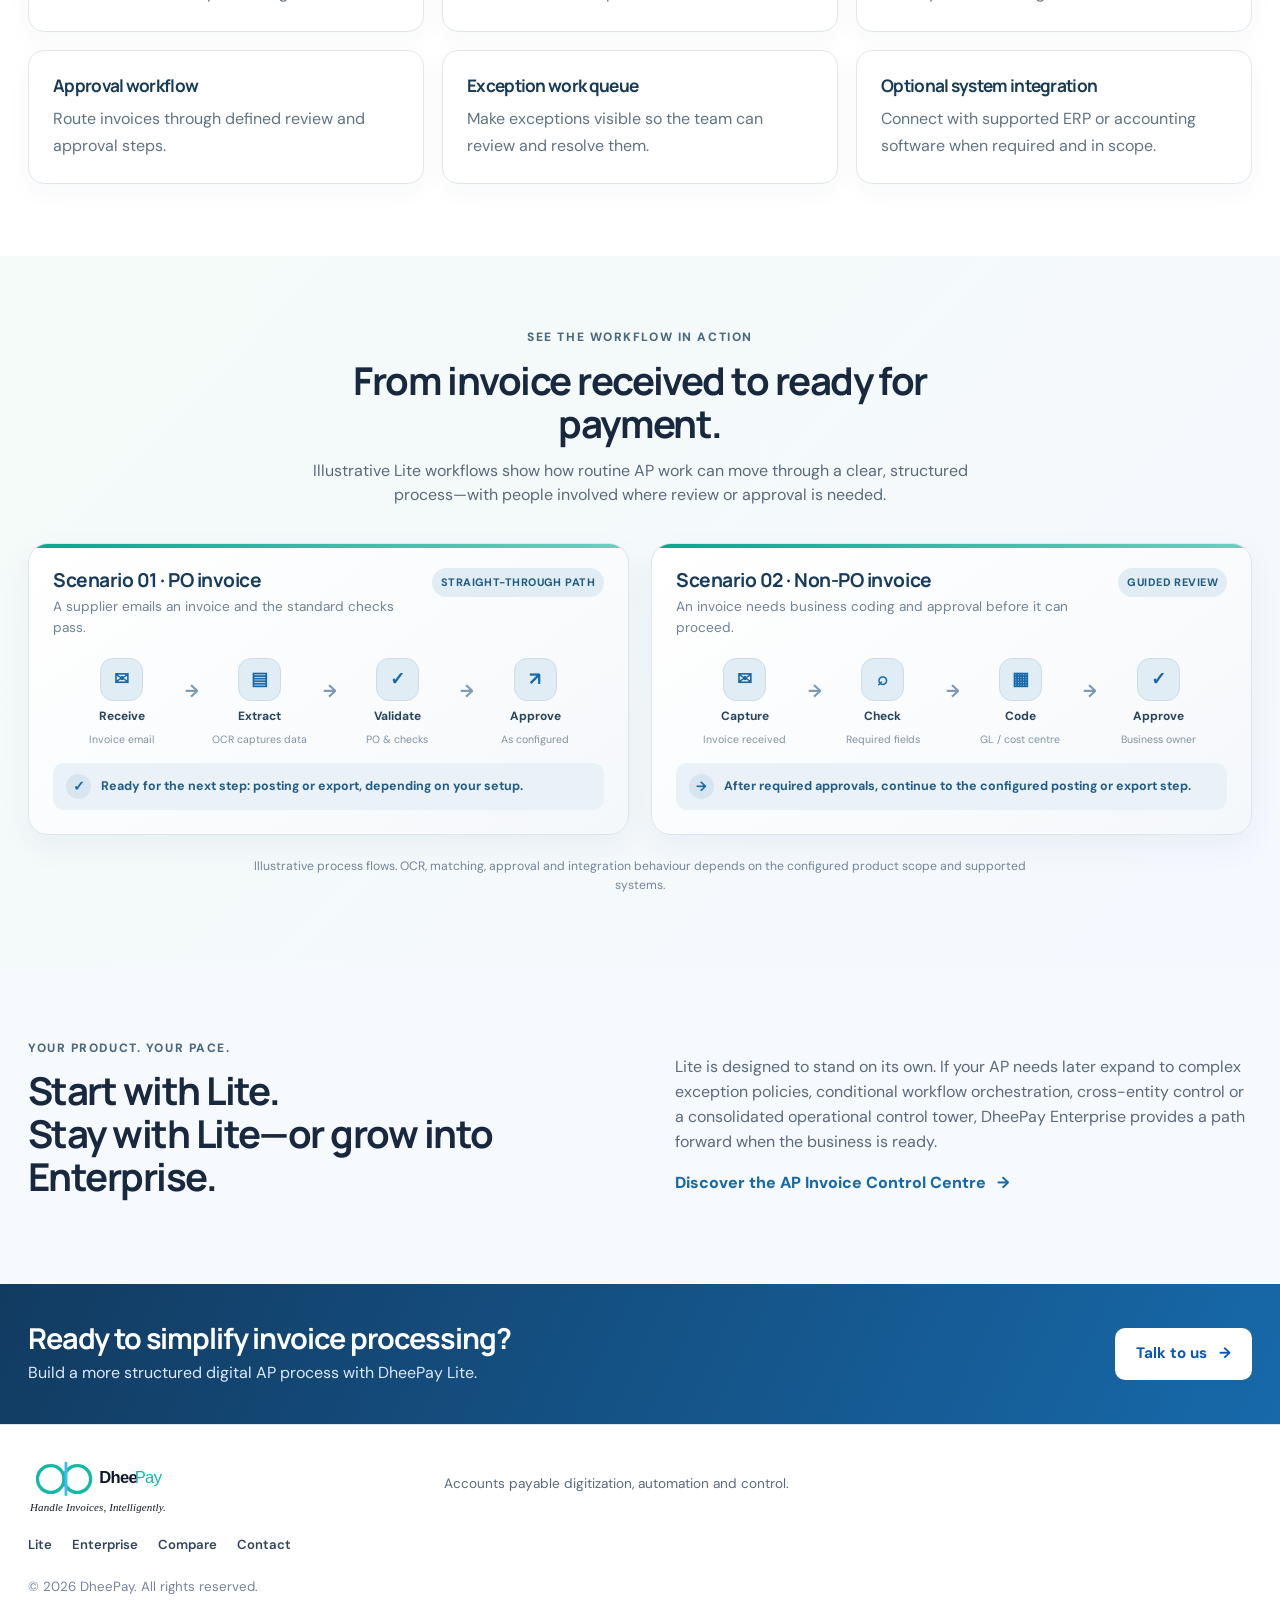
<file: lite.html>
<!DOCTYPE html><html lang="en"><head><meta charset="UTF-8"><meta name="viewport" content="width=device-width, initial-scale=1"><meta name="description" content="DheePay Lite helps businesses digitize and automate accounts payable with optional ERP or accounting software integration."><title>DheePay Lite | AP Digitization & Automation</title><link rel="icon" type="image/svg+xml" href="assets/favicon.svg"><link rel="stylesheet" href="styles.css"></head><body class="lite-page"><header class="site-header"><a class="brand" href="index.html"><img class="brand-logo" src="assets/dheepay-logo.svg" alt="DheePay"><span class="brand-caption">Handle Invoices, Intelligently.</span></a><button class="menu-toggle" aria-label="Toggle navigation" aria-expanded="false">☰</button><nav class="nav"><a href="index.html">Home</a><a href="lite.html" class="active">DheePay Lite</a><a href="enterprise.html">DheePay Enterprise</a><a href="compare.html">Compare editions</a><a href="contact.html" class="nav-cta">Talk to us</a></nav></header><main>
<section class="subhero container"><div class="subhero-copy"><img class="product-brand-logo" src="assets/dheepay-lite-logo.svg" alt="DheePay Lite logo"><div class="eyebrow"><span class="eyebrow-dot blue-dot"></span> AP digitization & automation</div><h1>Bring your AP process<br>into the digital era.</h1><p class="hero-lead">Digitize invoice processing, reduce manual effort and build a more structured accounts payable process—with optional ERP or accounting software integration.</p><p class="muted">DheePay Lite is a standalone AP digitization and automation suite—not a trial or a temporary stepping stone. Use it as your long-term solution for as long as it meets your needs.</p><div class="button-row"><a class="button button-teal" href="contact.html">Explore DheePay Lite <span>→</span></a><a class="button button-outline" href="compare.html">Compare editions</a></div></div><div class="lite-hero-art"><div class="lite-art-card"><div class="window-bar"><span class="mini-mark">D</span> DheePay Lite <span class="pill-small">AP Workspace</span></div><div class="lite-art-welcome"><small>YOUR AP WORKSPACE</small><h3>Invoice processing,<br>made simpler.</h3><p>Bring invoice work into one structured process.</p></div><div class="lite-art-stats"><div><small>To review</small><b>12</b></div><div><small>In progress</small><b>28</b></div><div><small>Completed</small><b>42</b></div></div><div class="lite-art-row"><span class="file-icon">▤</span><div><b>Invoice INV-1001</b><small>Ready for review</small></div><em class="tag blue-tag">Ready</em></div><div class="lite-art-row"><span class="file-icon">▤</span><div><b>Invoice INV-1002</b><small>Approval in progress</small></div><em class="tag blue-tag">In review</em></div></div></div></section>
<section class="content-section pale"><div class="container"><div class="section-heading"><div class="eyebrow">From manual to digital</div><h2>Everything you need to get AP moving.</h2><p>Give your team a structured way to receive, process, review and track invoices—without requiring an enterprise-scale implementation.</p></div><div class="three-cards"><article class="info-card"><div class="icon-tile mint-tile">▤</div><h3>Digitize invoice intake</h3><p>Bring invoices into a digital workspace and use OCR-assisted extraction to reduce manual data entry.</p></article><article class="info-card"><div class="icon-tile blue-tile">✓</div><h3>Validate and approve</h3><p>Support invoice checks, standard matching and everyday approval workflows.</p></article><article class="info-card"><div class="icon-tile purple-tile">◷</div><h3>Track the process</h3><p>See invoice status, pending actions and completed work in one place.</p></article></div></div></section>
<section class="content-section container"><div class="section-heading"><div class="eyebrow">Core capabilities</div><h2>A practical foundation for better AP.</h2></div><div class="feature-grid"><article class="feature-card"><h3>Invoice capture and OCR</h3><p>Digitally capture invoice details and bring invoice data into the processing flow.</p></article><article class="feature-card"><h3>PO and non-PO invoices</h3><p>Support common invoice types and the relevant review steps.</p></article><article class="feature-card"><h3>Validation and matching</h3><p>Apply standard checks and matching rules to identify items needing attention.</p></article><article class="feature-card"><h3>Approval workflow</h3><p>Route invoices through defined review and approval steps.</p></article><article class="feature-card"><h3>Exception work queue</h3><p>Make exceptions visible so the team can review and resolve them.</p></article><article class="feature-card"><h3>Optional system integration</h3><p>Connect with supported ERP or accounting software when required and in scope.</p></article></div></section>
<section class="content-section workflow-showcase"><div class="container"><div class="section-heading"><div class="eyebrow">See the workflow in action</div><h2>From invoice received to ready for payment.</h2><p>Illustrative Lite workflows show how routine AP work can move through a clear, structured process—with people involved where review or approval is needed.</p></div><div class="workflow-demo-grid"><article class="workflow-demo"><div class="workflow-demo-head"><div><h3>Scenario 01 · PO invoice</h3><p>A supplier emails an invoice and the standard checks pass.</p></div><span class="demo-label">Straight-through path</span></div><div class="flow-track"><div class="flow-node"><span class="flow-node-icon">✉</span><b>Receive</b><small>Invoice email</small></div><div class="flow-node"><span class="flow-node-icon">▤</span><b>Extract</b><small>OCR captures data</small></div><div class="flow-node"><span class="flow-node-icon">✓</span><b>Validate</b><small>PO &amp; checks</small></div><div class="flow-node"><span class="flow-node-icon">↗</span><b>Approve</b><small>As configured</small></div></div><div class="flow-outcome"><span class="outcome-icon">✓</span>Ready for the next step: posting or export, depending on your setup.</div></article><article class="workflow-demo"><div class="workflow-demo-head"><div><h3>Scenario 02 · Non-PO invoice</h3><p>An invoice needs business coding and approval before it can proceed.</p></div><span class="demo-label">Guided review</span></div><div class="flow-track"><div class="flow-node"><span class="flow-node-icon">✉</span><b>Capture</b><small>Invoice received</small></div><div class="flow-node"><span class="flow-node-icon">⌕</span><b>Check</b><small>Required fields</small></div><div class="flow-node"><span class="flow-node-icon">▦</span><b>Code</b><small>GL / cost centre</small></div><div class="flow-node"><span class="flow-node-icon">✓</span><b>Approve</b><small>Business owner</small></div></div><div class="flow-outcome"><span class="outcome-icon">→</span>After required approvals, continue to the configured posting or export step.</div></article></div><p class="scenario-footnote">Illustrative process flows. OCR, matching, approval and integration behaviour depends on the configured product scope and supported systems.</p></div></section>
<section class="content-section pale"><div class="container two-col"><div><div class="eyebrow">Your product. Your pace.</div><h2>Start with Lite.<br>Stay with Lite—or grow into Enterprise.</h2></div><div><p class="muted">Lite is designed to stand on its own. If your AP needs later expand to complex exception policies, conditional workflow orchestration, cross-entity control or a consolidated operational control tower, DheePay Enterprise provides a path forward when the business is ready.</p><a class="text-link" href="enterprise.html">Discover the AP Invoice Control Centre <span>→</span></a></div></div></section>
<section class="closing-cta"><div class="container closing-inner"><div><h2>Ready to simplify invoice processing?</h2><p>Build a more structured digital AP process with DheePay Lite.</p></div><a class="button button-white" href="contact.html">Talk to us <span>→</span></a></div></section></main><footer class="footer"><div class="container footer-inner"><a class="brand footer-brand" href="index.html"><img class="brand-logo" src="assets/dheepay-logo.svg" alt="DheePay"><span class="brand-caption">Handle Invoices, Intelligently.</span></a><p>Accounts payable digitization, automation and control.</p><div class="footer-links"><a href="lite.html">Lite</a><a href="enterprise.html">Enterprise</a><a href="compare.html">Compare</a><a href="contact.html">Contact</a></div><small>© <span id="year"></span> DheePay. All rights reserved.</small></div></footer><script src="script.js"></script></body></html>
</file>
<file: styles.css>
@import url('https://fonts.googleapis.com/css2?family=DM+Sans:wght@400;500;600;700&family=Manrope:wght@400;500;600;700;800&display=swap');
:root{--navy:#0b1d49;--blue:#0865df;--blue2:#2e83f7;--teal:#087f83;--ink:#13234b;--muted:#53627f;--line:#e1e9f4;--pale:#f4f8ff;--mint:#e9fbf6;--shadow:0 22px 65px rgba(16,55,112,.12)}
*{box-sizing:border-box}html{scroll-behavior:smooth}body{margin:0;color:var(--ink);font-family:"DM Sans",Arial,sans-serif;background:#fff;line-height:1.55}h1,h2,h3,.brand{font-family:Manrope,"DM Sans",sans-serif;letter-spacing:-.04em}h1{font-size:clamp(2.65rem,5vw,4.7rem);line-height:1.04;margin:17px 0 18px;font-weight:800}h2{font-size:clamp(1.8rem,3vw,2.8rem);line-height:1.12;margin:12px 0 14px}h3{font-size:1.35rem;line-height:1.25;margin:10px 0}p{margin:0 0 16px}.container{width:min(1240px,calc(100% - 56px));margin:0 auto}.blue{color:var(--blue)}.teal{color:var(--teal)}.muted{color:var(--muted)}.site-header{height:78px;padding:0 max(28px,calc((100vw - 1240px)/2));display:flex;align-items:center;justify-content:space-between;border-bottom:1px solid #edf1f8;background:rgba(255,255,255,.94);position:sticky;top:0;z-index:20;backdrop-filter:blur(14px)}.brand{display:inline-flex;align-items:center;text-decoration:none;line-height:1}.brand-logo{display:block;width:170px;height:auto;max-height:48px}.footer-brand .brand-logo{width:145px;max-height:42px}.product-brand-logo{display:block;width:min(245px,100%);height:auto;margin:0 0 22px}.compare-logo{display:block;width:min(220px,100%);height:auto;margin-bottom:8px}.nav{display:flex;align-items:center;gap:27px}.nav a,.footer-links a{font-size:.91rem;font-weight:600;text-decoration:none;color:#263755}.nav a:hover,.nav a.active{color:var(--blue)}.nav .nav-cta{border:1px solid #c5d8f8;border-radius:10px;padding:10px 17px;color:var(--blue)}.menu-toggle{display:none;background:white;border:1px solid var(--line);border-radius:8px;padding:8px 11px;font-size:1.2rem}.hero{min-height:570px;display:grid;grid-template-columns: .95fr 1.05fr;gap:20px;align-items:center;padding-top:48px;padding-bottom:60px}.hero-copy{position:relative;z-index:2}.eyebrow{text-transform:uppercase;letter-spacing:.13em;font-size:.75rem;font-weight:800;color:#47658f;display:flex;align-items:center;gap:9px}.eyebrow-dot{width:8px;height:8px;border-radius:50%;background:var(--blue);box-shadow:0 0 0 5px #e7f0ff}.teal-dot{background:var(--teal);box-shadow:0 0 0 5px #dff8f0}.hero-lead{font-size:1.32rem;line-height:1.45;color:#24375e;max-width:640px}.hero-copy>.muted{max-width:620px;font-size:1rem}.button-row{display:flex;gap:13px;flex-wrap:wrap;margin:24px 0 14px}.button{display:inline-flex;align-items:center;justify-content:center;gap:12px;border-radius:10px;padding:13px 20px;text-decoration:none;font-weight:700;font-size:.95rem;transition:transform .2s,box-shadow .2s;border:1px solid transparent;cursor:pointer}.button:hover{transform:translateY(-2px);box-shadow:0 10px 24px rgba(10,80,170,.15)}.button-primary{background:var(--blue);color:white}.button-outline{border-color:#9bbcf4;color:#12458f;background:#fff}.button-teal{background:var(--teal);color:white}.button-white{background:#fff;color:#0757b9}.micro-note{font-size:.82rem;color:#61708a;margin-top:18px}.check{color:#0a8a78;font-weight:800;margin-right:5px}.hero-visual{height:475px;position:relative;isolation:isolate}.hero-visual:before{content:"";position:absolute;inset:15px -80px 0 -40px;background:radial-gradient(ellipse at 65% 40%,#a9d9ff 0, #e4f4ff 38%,transparent 72%);z-index:-2}.orb{position:absolute;border-radius:50%;filter:blur(1px);z-index:-1}.orb-one{width:230px;height:230px;right:0;top:5px;background:linear-gradient(135deg,#d4efff,#5eafff);opacity:.45}.orb-two{width:170px;height:170px;left:15px;bottom:8px;background:#d9faf3;opacity:.8}.dash{position:absolute;border-radius:15px;overflow:hidden;box-shadow:var(--shadow);border:1px solid rgba(255,255,255,.8)}.dash-back{right:-4px;top:8px;width:76%;height:355px;background:#0b1d39;color:#f5f8ff;transform:perspective(1000px) rotateY(-4deg);z-index:1}.dash-top,.window-bar,.dark-top{height:44px;padding:0 14px;display:flex;align-items:center;gap:8px;font-weight:700;font-size:.76rem;border-bottom:1px solid rgba(130,165,215,.2)}.mini-mark{display:inline-flex;align-items:center;justify-content:center;width:22px;height:22px;border-radius:6px;background:var(--blue);color:#fff;font-weight:800}.live{margin-left:auto;color:#54d9be;font-size:.62rem}.dash-content{display:flex;height:calc(100% - 44px)}.dash-side{width:105px;padding:14px 9px;display:flex;flex-direction:column;gap:16px;font-size:.65rem;color:#b5c7e5;border-right:1px solid #233958}.dash-side b{color:#fff}.dash-main{padding:14px;flex:1;min-width:0}.metric-grid,.control-metrics{display:grid;grid-template-columns:repeat(3,1fr);gap:7px}.metric-grid>div,.control-metrics>div{padding:9px 7px;background:#142a49;border:1px solid #263d5e;border-radius:7px}.metric-grid small,.control-metrics small,.lite-stat-row small{display:block;font-size:.56rem;color:#b5c9e4}.metric-grid strong{display:block;font-size:1.05rem;color:#fff}.orange{color:#ff9a72!important}.chart-card,.control-chart{margin-top:10px;border:1px solid #263d5e;background:#102541;border-radius:8px;padding:10px}.chart-card small,.control-chart small{font-size:.63rem;color:#b9cbe4}.bars{height:86px;display:flex;align-items:end;gap:7px;padding:10px 5px 0}.bars i{display:block;flex:1;border-radius:3px 3px 0 0;background:linear-gradient(180deg,#29c5d6,#1677ed);min-width:4px}.queue{margin-top:9px;border:1px solid #263d5e;border-radius:8px;padding:9px}.queue small{color:#b9cbe4}.queue p{font-size:.6rem;margin:8px 0 0;display:flex;align-items:center;gap:6px}.queue p b{margin-left:auto;color:#6ee0c5;font-size:.55rem}.status-dot{width:6px;height:6px;border-radius:50%}.red{background:#ff6e7d}.amber{background:#ffbb62}.teal{background:#34d9c1}.dash-front{width:62%;left:-4px;bottom:5px;height:260px;background:#fff;color:var(--ink);z-index:3;transform:rotate(-1deg)}.light-top{border-color:#e7eef8}.pill-small{margin-left:auto;font-size:.58rem;color:#47658f;background:#edf4ff;padding:4px 7px;border-radius:20px}.lite-stat-row{display:grid;grid-template-columns:repeat(3,1fr);gap:8px;padding:12px}.lite-stat-row>div{padding:8px;background:#eff6ff;border-radius:7px}.lite-stat-row strong{display:block;color:var(--blue);font-size:1rem}.lite-stat-row small{color:#647692}.invoice-table{padding:0 12px;font-size:.59rem}.invoice-table>div{display:grid;grid-template-columns:.8fr 1.25fr .8fr;gap:5px;padding:8px 2px;border-bottom:1px solid #edf1f8;align-items:center}.table-head{color:#72819b;font-weight:700}.tag{font-size:.52rem;font-style:normal;padding:3px 5px;border-radius:5px;white-space:nowrap;text-align:center}.green-tag{background:#dcf8ed;color:#087d5b}.blue-tag{background:#e2efff;color:#145ec0}.yellow-tag{background:#fff3d8;color:#966200}.product-section{display:grid;grid-template-columns:1fr 1fr;gap:18px;margin-bottom:65px}.product-card{min-height:380px;border-radius:18px;padding:28px;display:grid;grid-template-columns:1.1fr .9fr;gap:16px;overflow:hidden;position:relative}.lite-card{background:linear-gradient(130deg,#edfcf7,#f4fbff)}.enterprise-card{background:linear-gradient(130deg,#eff6ff,#e7f2ff)}.product-copy{position:relative;z-index:2}.product-kicker{display:inline-block;padding:5px 10px;border-radius:25px;font-size:.7rem;font-weight:800}.mint{background:#c9f5e7;color:#087d73}.sky{background:#d7e9ff;color:#1557b8}.product-card h2{font-size:1.9rem;margin:12px 0}.product-card h3{font-size:1.23rem;letter-spacing:-.025em}.product-card p{font-size:.88rem;color:#4c5d7a}.feature-list{list-style:none;padding:0;margin:14px 0 20px;font-size:.78rem;color:#344969}.feature-list li{margin:7px 0}.feature-list li:before{content:"✓";font-weight:800;color:var(--teal);margin-right:8px}.mini-window{align-self:center;background:white;border:1px solid #dbe6f5;border-radius:12px;box-shadow:0 12px 35px #153d6b13;overflow:hidden;min-width:0;transform:translateY(8px)}.window-bar{height:38px;font-size:.68rem;color:#24395f}.window-dot{margin-left:auto;width:7px;height:7px;background:#41c7a6;border-radius:50%}.upload-box{margin:13px;padding:15px 8px;border:1px dashed #a9c8f4;border-radius:8px;text-align:center;display:flex;align-items:center;flex-direction:column;gap:5px}.upload-icon{width:28px;height:28px;border-radius:50%;background:#e6f1ff;color:var(--blue);font-size:1.2rem}.upload-box b{font-size:.68rem}.upload-box small{font-size:.58rem;color:#7a8aa5}.window-line{height:7px;background:#eaf0f8;border-radius:5px;margin:10px 14px;width:50%}.window-line.wide{width:78%}.window-line.mid{width:65%}.mini-invoice{display:flex;gap:5px;justify-content:space-between;padding:8px 12px;border-top:1px solid #edf1f8;font-size:.53rem;color:#566783}.mini-invoice b{color:#078260}.enterprise-mini{align-self:center;min-width:0;background:#0a1b35;color:white;border-radius:11px;padding:13px;box-shadow:0 15px 35px #0a27552b;transform:translateY(12px)}.dark-bar{color:#eef5ff;border-color:#253d60;padding:0 4px}.control-metrics{margin-top:10px}.control-metrics>div{padding:8px 6px}.control-metrics b{font-size:.9rem;display:block}.control-chart{margin-top:9px}.control-chart .bars{height:58px}.control-row{display:flex;justify-content:space-between;gap:8px;padding:8px 2px;border-bottom:1px solid #253d60;font-size:.59rem;color:#d3e0f2}.control-row b{color:#61d8c0}.journey{display:grid;grid-template-columns:.85fr 1.15fr;gap:65px;padding:5px 0 75px;align-items:center}.journey-intro h2{font-size:2.4rem}.journey-intro p{color:var(--muted);max-width:420px}.journey-steps{display:grid;gap:22px}.journey-step{display:flex;align-items:flex-start;gap:15px}.step-number{flex:0 0 43px;height:43px;display:grid;place-items:center;border-radius:50%;background:#c9f6e9;color:#086f69;font-size:1.15rem;font-weight:800}.step-blue{background:#deebff;color:#125fc6}.step-purple{background:#ece7ff;color:#6947ca}.journey-step b{font-size:.98rem}.journey-step p{font-size:.84rem;color:var(--muted);margin:4px 0 0}.closing-cta{background:linear-gradient(115deg,#0754c7,#0877e9);color:white;padding:38px 0}.closing-inner{display:flex;align-items:center;justify-content:space-between;gap:20px}.closing-inner h2{font-size:1.8rem;margin:0 0 7px}.closing-inner p{margin:0;color:#dbeaff}.footer{border-top:1px solid var(--line);padding:30px 0 24px}.footer-inner{display:grid;grid-template-columns:1fr 2fr;gap:12px;align-items:center}.footer-brand{font-size:1.6rem}.footer-inner>p{font-size:.85rem;color:var(--muted);margin:0}.footer-links{grid-column:1/-1;display:flex;gap:20px;flex-wrap:wrap;padding:10px 0}.footer-links a{font-size:.82rem}.footer small{color:#77849b}.subhero{display:grid;grid-template-columns:1fr 1fr;gap:60px;align-items:center;padding-top:76px;padding-bottom:75px;min-height:570px}.subhero-copy h1{font-size:clamp(2.5rem,4.5vw,4.1rem)}.lite-hero-art{background:radial-gradient(ellipse at center,#c9f8eb,#effaf9 58%,#fff 78%);border-radius:25px;padding:35px}.lite-art-card{background:#fff;border:1px solid #dfe9f5;border-radius:14px;box-shadow:var(--shadow);padding:0 17px 17px;transform:rotate(1deg)}.lite-art-welcome{padding:24px 4px 15px}.lite-art-welcome small{color:var(--teal);font-size:.65rem;font-weight:800;letter-spacing:.12em}.lite-art-welcome h3{font-size:1.65rem}.lite-art-welcome p{font-size:.85rem;color:var(--muted)}.lite-art-stats{display:grid;grid-template-columns:repeat(3,1fr);gap:8px}.lite-art-stats>div{background:#eff8f7;border-radius:8px;padding:10px}.lite-art-stats small{display:block;color:#667c91;font-size:.65rem}.lite-art-stats b{font-size:1.2rem;color:var(--teal)}.lite-art-row{display:flex;align-items:center;gap:10px;padding:12px 3px;border-bottom:1px solid #edf1f8}.file-icon{display:grid;place-items:center;width:32px;height:36px;background:#edf4ff;border-radius:7px;color:var(--blue)}.lite-art-row div{display:flex;flex-direction:column;flex:1}.lite-art-row div b{font-size:.78rem}.lite-art-row div small{font-size:.68rem;color:var(--muted)}.content-section{padding-top:72px;padding-bottom:72px}.pale{background:#f6f9fe}.section-heading{text-align:center;max-width:720px;margin:0 auto 35px}.section-heading .eyebrow{justify-content:center}.section-heading p{color:var(--muted)}.three-cards{display:grid;grid-template-columns:repeat(3,1fr);gap:18px}.info-card{padding:27px;border:1px solid #e1eaf5;border-radius:15px;background:white;box-shadow:0 8px 25px rgba(28,60,110,.035)}.info-card h3{font-size:1.2rem}.info-card p{font-size:.92rem;color:var(--muted);margin:0}.icon-tile{display:grid;place-items:center;width:45px;height:45px;border-radius:12px;font-size:1.35rem;font-weight:800}.mint-tile{background:#ddf8ee;color:#078477}.blue-tile{background:#e2eeff;color:#1262d1}.purple-tile{background:#eee8ff;color:#6a4fd1}.two-col{display:grid;grid-template-columns:1fr 1fr;gap:70px;align-items:center}.two-col h2{max-width:520px}.text-link{color:var(--blue);font-weight:800;text-decoration:none}.text-link span{margin-left:7px}.enterprise-subhero{padding-top:80px}.enterprise-hero-art{padding:25px;background:radial-gradient(ellipse at center,#c9e4ff,#f2f7ff 70%);border-radius:22px}.enterprise-art-card{background:#0a1c38;border-radius:13px;overflow:hidden;color:white;box-shadow:0 24px 60px #0a2e5b2c;transform:rotate(-1deg)}.dark-top{height:46px}.enterprise-art-body{display:flex;min-height:300px}.dark-side{width:110px;display:flex;flex-direction:column;gap:17px;padding:17px 10px;font-size:.66rem;color:#a9bfdf;border-right:1px solid #233b5e}.dark-side b{color:white}.enterprise-art-main{padding:13px;flex:1;min-width:0}.enterprise-art-main .control-chart .bars{height:90px}.page-heading{text-align:center;padding:80px 0 45px;max-width:850px}.page-heading .eyebrow{justify-content:center}.page-heading h1{font-size:clamp(2.7rem,5vw,4.2rem)}.page-heading .hero-lead{margin:0 auto;max-width:760px}.compare-wrap{padding-bottom:70px}.compare-intro{display:grid;grid-template-columns:1fr 1fr;gap:18px}.compare-intro>div{padding:22px 25px;border-radius:14px;background:#edf9f6}.compare-intro>div+div{background:#edf4ff}.compare-intro h2{font-size:1.5rem}.compare-intro p{margin:0;color:var(--muted);font-size:.9rem}.compare-table-wrap{overflow-x:auto;border:1px solid var(--line);border-radius:14px;margin-top:15px}.compare-table{width:100%;border-collapse:collapse;min-width:650px}.compare-table th,.compare-table td{padding:16px 18px;text-align:left;border-bottom:1px solid #edf1f8;font-size:.87rem}.compare-table th{background:#f5f8fd;color:#263e65;font-size:.78rem;text-transform:uppercase;letter-spacing:.04em}.compare-table td:first-child{font-weight:700;color:#243a60}.compare-table tr:last-child td{border-bottom:0}.table-check{color:#078675;font-weight:900;margin-right:5px}.compare-note{font-size:.78rem;color:#77849a;margin-top:12px}.contact-layout{display:grid;grid-template-columns:1fr .85fr;gap:80px;padding-top:75px;padding-bottom:80px;align-items:start}.contact-copy h1{font-size:clamp(2.8rem,5vw,4.5rem)}.contact-copy>.hero-lead{max-width:500px}.contact-point{display:flex;gap:15px;margin-top:25px;max-width:450px}.contact-symbol{flex:0 0 42px;height:42px;display:grid;place-items:center;border-radius:11px;background:#e7f0ff;color:var(--blue);font-weight:800}.contact-point b{display:block;margin-bottom:4px}.contact-point p{font-size:.88rem;color:var(--muted);margin:0}.contact-form{border:1px solid var(--line);border-radius:18px;padding:30px;box-shadow:var(--shadow);background:white}.contact-form h2{font-size:1.8rem}.contact-form>p{font-size:.9rem}.contact-form label{display:block;font-size:.83rem;font-weight:700;margin:15px 0 6px}.contact-form input,.contact-form select,.contact-form textarea{width:100%;border:1px solid #d7e1ef;border-radius:9px;padding:12px 13px;font:inherit;font-size:.9rem;color:var(--ink);background:#fff}.contact-form input:focus,.contact-form select:focus,.contact-form textarea:focus{outline:3px solid #dceaff;border-color:#80adf7}.form-submit{width:100%;margin-top:18px}.form-note{font-size:.73rem!important;color:#7d8aa0;margin-top:13px}.form-result{font-size:.85rem;color:var(--teal);font-weight:700;margin-top:8px}
@media(max-width:1000px){.nav{gap:14px}.nav a{font-size:.82rem}.hero{grid-template-columns:1fr 1fr}.hero-visual{transform:scale(.93);transform-origin:center right}.product-card{grid-template-columns:1fr}.mini-window,.enterprise-mini{max-width:300px;width:100%;margin:10px auto 0}.product-card{min-height:unset}.journey{gap:35px}.subhero{gap:30px}.contact-layout{gap:40px}}
@media(max-width:760px){.container{width:min(100% - 36px,560px)}.site-header{height:68px;padding:0 18px}.brand-logo{width:148px;max-height:42px}.footer-brand .brand-logo{width:140px}.menu-toggle{display:block}.nav{display:none;position:absolute;top:67px;left:0;right:0;background:#fff;padding:18px;box-shadow:0 15px 25px #0b245019;flex-direction:column;align-items:stretch;gap:0;border-bottom:1px solid var(--line)}.nav.open{display:flex}.nav a{padding:12px 7px;font-size:.95rem}.nav .nav-cta{margin-top:7px;text-align:center}.hero{grid-template-columns:1fr;padding-top:50px;padding-bottom:38px;gap:10px}.hero h1{font-size:3.15rem}.hero-lead{font-size:1.1rem}.hero-visual{height:365px;transform:none;margin-top:12px}.dash-back{width:78%;height:300px;right:-3px}.dash-front{width:68%;height:225px}.dash-side{width:82px;font-size:.56rem;gap:12px}.dash-main{padding:9px}.metric-grid small{font-size:.48rem}.metric-grid strong{font-size:.85rem}.chart-card .bars{height:60px}.queue{display:none}.product-section{grid-template-columns:1fr;margin-bottom:45px}.product-card{grid-template-columns:1fr 1fr;padding:22px;gap:10px}.product-card h2{font-size:1.65rem}.product-card h3{font-size:1.05rem}.product-card p{font-size:.82rem}.feature-list{font-size:.73rem}.product-card .button{font-size:.8rem;padding:11px 12px}.mini-window,.enterprise-mini{align-self:center;transform:none}.journey{grid-template-columns:1fr;gap:24px;padding-bottom:48px}.journey-intro h2{font-size:2.2rem}.closing-inner{align-items:flex-start;flex-direction:column}.closing-inner h2{font-size:1.55rem}.footer-inner{grid-template-columns:1fr}.footer-links{grid-column:auto}.subhero{grid-template-columns:1fr;padding-top:50px;padding-bottom:50px;gap:30px}.subhero-copy h1{font-size:2.7rem}.lite-hero-art,.enterprise-hero-art{padding:18px}.three-cards{grid-template-columns:1fr}.content-section{padding-top:50px;padding-bottom:50px}.two-col{grid-template-columns:1fr;gap:18px}.page-heading{padding:55px 0 30px}.page-heading h1{font-size:2.8rem}.compare-intro{gap:8px}.compare-intro>div{padding:15px}.compare-intro h2{font-size:1.15rem}.compare-intro p{font-size:.78rem}.contact-layout{grid-template-columns:1fr;gap:35px;padding-top:50px;padding-bottom:55px}.contact-form{padding:23px}}
@media(max-width:430px){.button-row{flex-direction:column;align-items:stretch}.button{width:100%}.hero h1{font-size:2.7rem}.hero-visual{height:315px}.dash-back{height:260px}.dash-front{height:205px}.product-card{grid-template-columns:1fr}.mini-window,.enterprise-mini{max-width:100%;margin-top:8px}.product-card .button{width:100%}.product-card h3 br{display:none}.feature-list{display:grid;grid-template-columns:1fr 1fr;column-gap:10px}.journey-step p{font-size:.8rem}.lite-art-stats{gap:5px}.lite-art-stats>div{padding:8px 6px}.enterprise-art-body{min-height:260px}.dark-side{width:80px;font-size:.56rem;gap:14px}.enterprise-art-main{padding:8px}.contact-form{padding:20px}}

/* DheePay visual refinement: stronger brand presence, calmer palette, consistent alignment */
:root{
  --navy:#10213f;
  --blue:#1769aa;
  --blue2:#3d8fc4;
  --teal:#159b91;
  --ink:#17283f;
  --muted:#596a7e;
  --line:#dce5ec;
  --pale:#f4f8fa;
  --mint:#eaf7f4;
  --shadow:0 18px 48px rgba(16,40,70,.10);
}
body{color:var(--ink);background:#fff}
.site-header{height:90px;padding-left:max(32px,calc((100vw - 1240px)/2));padding-right:max(32px,calc((100vw - 1240px)/2));background:rgba(255,255,255,.97);border-bottom-color:#e3ebf0}
.brand{flex:0 0 auto;min-width:0}
.brand-logo{width:220px;max-height:60px;object-fit:contain;object-position:left center}
.footer-brand .brand-logo{width:185px;max-height:50px}
.nav{gap:23px}
.nav a,.footer-links a{color:#31445b}
.nav a:hover,.nav a.active{color:var(--blue)}
.nav .nav-cta{border-color:#b8d6e5;color:#155b82;background:#f8fcfd}
.hero{gap:36px}
.hero-visual:before{background:radial-gradient(ellipse at 65% 40%,#c6e4ed 0,#eaf5f7 42%,transparent 74%)}
.orb-one{background:linear-gradient(135deg,#dceff3,#7dc2d1);opacity:.48}
.orb-two{background:#d9f2eb;opacity:.9}
.eyebrow{color:#49677d}
.eyebrow-dot{background:var(--blue);box-shadow:0 0 0 5px #e5f0f6}
.teal-dot{background:var(--teal);box-shadow:0 0 0 5px #e0f4ef}
.button-primary{background:#1769aa}
.button-teal{background:#168d83}
.button-outline{border-color:#b7d2e1;color:#205a7c}
.product-card{align-items:center;gap:24px}
.lite-card{background:linear-gradient(135deg,#edf8f5 0%,#f6fafb 100%)}
.enterprise-card{background:linear-gradient(135deg,#eef5f9 0%,#f5f8fb 100%)}
.mint{background:#d9f1e9;color:#147b70}
.sky{background:#dcecf5;color:#245d84}
.feature-list li:before,.check{color:#168d83}
.step-number{background:#d9f1e9;color:#147b70}
.step-blue{background:#dcecf5;color:#245d84}
.step-purple{background:#e8edf4;color:#4e637b}
.closing-cta{background:linear-gradient(115deg,#123b61,#1769aa)}
.lite-hero-art{background:radial-gradient(ellipse at center,#d9f1e9,#f3f9f8 58%,#fff 80%)}
.lite-art-welcome small{color:#168d83}
.lite-art-stats>div{background:#eff7f5}
.lite-art-stats b{color:#168d83}
.enterprise-hero-art{background:radial-gradient(ellipse at center,#d8eaf2,#f3f7fa 70%)}
.info-card{border-color:#e0e8ee;box-shadow:0 8px 25px rgba(28,60,80,.035)}
.mint-tile{background:#dff3ed;color:#168d83}
.blue-tile{background:#e0edf5;color:#1769aa}
.purple-tile{background:#e8edf4;color:#4e637b}
.compare-intro>div{background:#edf7f4}
.compare-intro>div+div{background:#eef4f8}
.compare-logo{width:min(270px,100%);max-height:82px;object-fit:contain;object-position:left center;margin-bottom:12px}
.product-brand-logo{width:min(300px,100%);max-height:88px;object-fit:contain;object-position:left center;margin:0 0 24px}
.contact-symbol{background:#e2eef5;color:#1769aa}
.contact-form input:focus,.contact-form select:focus,.contact-form textarea:focus{outline:3px solid #e0edf5;border-color:#8bbbd2}
@media(max-width:1000px){
  .site-header{padding-left:24px;padding-right:24px}
  .brand-logo{width:195px}
  .nav{gap:13px}
  .hero{gap:20px}
}
@media(max-width:760px){
  .site-header{height:76px;padding:0 18px}
  .brand-logo{width:190px;max-height:54px}
  .footer-brand .brand-logo{width:175px}
  .nav{top:75px}
  .product-brand-logo{width:min(275px,100%);margin-bottom:20px}
  .compare-logo{width:min(240px,100%)}
}
@media(max-width:430px){
  .brand-logo{width:168px;max-height:48px}
  .footer-brand .brand-logo{width:165px}
  .product-brand-logo{width:min(250px,100%)}
  .compare-logo{width:min(220px,100%)}
}

/* Expanded product positioning pages */
.feature-grid,.scenario-grid{display:grid;grid-template-columns:repeat(3,minmax(0,1fr));gap:18px;margin-top:28px}
.feature-card,.scenario-card,.feature-panel{background:#fff;border:1px solid #e0e8ee;border-radius:16px;padding:24px;box-shadow:0 8px 25px rgba(28,60,80,.035)}
.feature-card h3,.scenario-card h3,.feature-panel h3{margin:0 0 10px;color:#173b57;font-size:1.08rem}
.feature-card p,.scenario-card p,.feature-panel p{margin:0;color:#607384;line-height:1.65}
.scenario-tag{display:inline-block;margin-bottom:14px;padding:5px 9px;border-radius:999px;background:#eaf4f8;color:#1769aa;font-size:.75rem;font-weight:700}
.small-note{font-size:.88rem;margin-top:18px}
.workflow-steps{display:grid;grid-template-columns:repeat(4,minmax(0,1fr));gap:16px;margin-top:30px}
.workflow-step{background:#fff;border:1px solid #dce7ed;border-radius:16px;padding:22px}
.workflow-step>span{display:inline-flex;width:36px;height:36px;align-items:center;justify-content:center;border-radius:50%;background:#dff3ed;color:#147b70;font-weight:800;margin-bottom:15px}
.workflow-step h3{margin:0 0 8px;color:#173b57}.workflow-step p{margin:0;color:#607384;line-height:1.6}
.feature-panels{gap:20px}.feature-panel{padding:28px}
@media(max-width:900px){.feature-grid,.scenario-grid{grid-template-columns:repeat(2,minmax(0,1fr))}.workflow-steps{grid-template-columns:repeat(2,minmax(0,1fr))}}
@media(max-width:600px){.feature-grid,.scenario-grid,.workflow-steps{grid-template-columns:1fr}.feature-card,.scenario-card,.feature-panel{padding:20px}}

/* Visual workflow scenario sections */
.workflow-showcase{position:relative;overflow:hidden;background:linear-gradient(135deg,#f4fbf8 0%,#f5f8ff 100%)}
.workflow-showcase.enterprise-showcase{background:linear-gradient(135deg,#081a32 0%,#102c50 55%,#123b62 100%);color:#f4f8ff}
.workflow-showcase .section-heading p{max-width:660px;margin-left:auto;margin-right:auto}
.enterprise-showcase .section-heading h2,.enterprise-showcase .section-heading p{color:#f4f8ff}
.enterprise-showcase .section-heading p{opacity:.76}
.workflow-demo-grid{display:grid;grid-template-columns:repeat(2,minmax(0,1fr));gap:22px;align-items:stretch}
.workflow-demo{background:rgba(255,255,255,.96);border:1px solid #dce9ee;border-radius:20px;padding:24px;box-shadow:0 18px 44px rgba(20,57,83,.08);min-width:0;color:#183650;position:relative;overflow:hidden}
.workflow-demo:before{content:"";position:absolute;inset:0 0 auto;height:4px;background:linear-gradient(90deg,#0aa58e,#6ccfc1)}
.enterprise-showcase .workflow-demo{background:#102744;border-color:#2c4969;color:#edf5ff;box-shadow:0 20px 50px rgba(0,0,0,.15)}
.enterprise-showcase .workflow-demo:before{background:linear-gradient(90deg,#4b9cff,#52d9c0,#e2bd70)}
.workflow-demo-head{display:flex;align-items:flex-start;justify-content:space-between;gap:12px;margin-bottom:20px}
.workflow-demo-head h3{font-size:1.2rem;margin:0 0 5px;letter-spacing:-.025em}
.workflow-demo-head p{margin:0;color:#708397;font-size:.85rem;line-height:1.5}
.enterprise-showcase .workflow-demo-head p{color:#a9bfd8}
.demo-label{white-space:nowrap;font-size:.68rem;letter-spacing:.04em;text-transform:uppercase;font-weight:800;border-radius:999px;padding:6px 9px;background:#e0f7ef;color:#087b6d}
.enterprise-showcase .demo-label{background:#183b5e;color:#a9d4ff}
.flow-track{display:flex;align-items:stretch;gap:0;min-width:0;margin:8px 0 16px}
.flow-node{position:relative;display:flex;flex:1;min-width:0;flex-direction:column;align-items:center;text-align:center;gap:8px;padding:0 5px}
.flow-node:not(:last-child):after{content:"→";position:absolute;top:20px;right:-8px;z-index:2;color:#7c9bb4;font-size:1.1rem;font-weight:800}
.flow-node-icon{display:grid;place-items:center;width:43px;height:43px;border-radius:13px;background:#e7f6f1;color:#087f70;font-size:1.15rem;font-weight:800;border:1px solid #d4eee6}
.flow-node b{font-size:.75rem;line-height:1.3;color:#28455e}
.flow-node small{font-size:.66rem;line-height:1.35;color:#8192a4}
.enterprise-showcase .flow-node-icon{background:#173b5d;border-color:#2d5678;color:#80c9ff}
.enterprise-showcase .flow-node b{color:#e7f1ff}
.enterprise-showcase .flow-node small{color:#a5bbd3}
.flow-outcome{display:flex;align-items:center;gap:10px;border-radius:11px;padding:11px 13px;background:#e9f8f2;color:#176b5e;font-size:.78rem;font-weight:700;line-height:1.4}
.flow-outcome .outcome-icon{display:grid;place-items:center;width:25px;height:25px;flex:0 0 25px;border-radius:50%;background:#c7f0df;font-size:.85rem}
.enterprise-showcase .flow-outcome{background:#163d50;color:#a8f1dc}
.enterprise-showcase .flow-outcome .outcome-icon{background:#235f65;color:#b6fff0}
.flow-branch{display:grid;grid-template-columns:1fr 1fr;gap:10px;margin:12px 0 15px;position:relative}
.flow-branch:before{content:"";position:absolute;left:50%;top:-10px;height:10px;border-left:1px dashed #a5b9c9}
.branch-option{padding:12px;border:1px solid #d9e6ed;border-radius:12px;background:#f8fbfd;min-width:0}
.branch-option b{display:block;font-size:.77rem;margin-bottom:4px;color:#294c68}
.branch-option small{display:block;color:#758a9d;font-size:.69rem;line-height:1.45}
.branch-option.primary-branch{border-color:#9cddcd;background:#effbf6}
.branch-option.primary-branch b{color:#087b6b}
.enterprise-showcase .branch-option{background:#132f4d;border-color:#34536f}
.enterprise-showcase .branch-option b{color:#e4f0ff}
.enterprise-showcase .branch-option small{color:#a9bfd5}
.enterprise-showcase .branch-option.primary-branch{background:#153f4b;border-color:#3c8b8a}
.enterprise-showcase .branch-option.primary-branch b{color:#8ce6d0}
.scenario-footnote{margin:22px auto 0;text-align:center;max-width:820px;font-size:.76rem;color:#74869a}
.enterprise-showcase .scenario-footnote{color:#a7bdd4}
@media(max-width:900px){.workflow-demo-grid{grid-template-columns:1fr}.workflow-demo{padding:22px}}
@media(max-width:520px){.flow-track{display:grid;grid-template-columns:1fr;gap:9px}.flow-node{display:grid;grid-template-columns:42px 1fr;grid-template-rows:auto auto;align-items:center;text-align:left;column-gap:12px;padding:0 0 7px}.flow-node-icon{grid-row:1 / span 2;width:40px;height:40px}.flow-node b{align-self:end;font-size:.82rem}.flow-node small{align-self:start}.flow-node:not(:last-child):after{content:"↓";top:auto;bottom:-9px;left:13px;right:auto;font-size:.9rem}.workflow-demo-head{flex-direction:column;gap:10px}.flow-branch{grid-template-columns:1fr}}


/* DheePay Lite visual refinement: align with the premium blue/steel Enterprise aesthetic */
.lite-page .teal{color:var(--blue)}
.lite-page .teal-dot{background:var(--blue);box-shadow:0 0 0 5px #deebff}
.lite-page .button-teal{background:var(--blue);color:#fff}
.lite-page .lite-hero-art{background:radial-gradient(ellipse at center,#d8eaf2,#f3f7fa 70%)}
.lite-page .lite-art-welcome small{color:#1769aa}
.lite-page .lite-art-stats>div{background:#edf3f8}
.lite-page .lite-art-stats b{color:#1769aa}
.lite-page .lite-art-row .green-tag{background:#e0edf5;color:#245d84}
.lite-page .workflow-demo{background:linear-gradient(145deg,#fff,#f5f8fb);border-color:#dbe5ed;box-shadow:0 12px 32px rgba(18,59,97,.055)}
.lite-page .workflow-demo-head h3{color:#173b5d}
.lite-page .demo-label{background:#e0edf5;color:#245d84;border-color:#cfdfeb}
.lite-page .flow-node-icon{background:#e0edf5;border-color:#cbdde9;color:#1769aa}
.lite-page .flow-node b{color:#28455e}
.lite-page .flow-outcome{background:#eaf1f7;color:#245d84}
.lite-page .flow-outcome .outcome-icon{background:#d6e5f0;color:#1769aa}
.lite-page .flow-branch .branch-option.primary-branch{border-color:#b8d0e2;background:#edf4f8}
.lite-page .flow-branch .branch-option.primary-branch b{color:#245d84}
.lite-page .step-number{background:#deebff;color:#125fc6}
.lite-page .feature-list li:before,.lite-page .check{color:#1769aa}
.lite-page .closing-cta{background:linear-gradient(115deg,#123b61,#1769aa)}

/* Lite aesthetic correction: use the same restrained blue/steel palette as Enterprise. */
.lite-card{background:linear-gradient(135deg,#f3f7fa 0%,#f8fafc 100%);}
.product-kicker.blue{background:#eaf1f7;color:#245d84;border-color:#d6e3ed;}
.button-primary{background:var(--blue);color:#fff;}
.blue-dot{background:var(--blue);box-shadow:0 0 0 5px #deebff;}
.lite-page .eyebrow-dot.blue-dot{background:var(--blue);box-shadow:0 0 0 5px #deebff;}
.lite-page .blue-tag{background:#e0edf5;color:#245d84;}


/* DheePay brand caption */
.brand{flex-direction:column;align-items:flex-start;justify-content:center;gap:0;line-height:1;text-decoration:none}
.brand-caption{display:block;margin-top:-2px;margin-left:2px;font-family:Georgia,"Times New Roman",serif;font-size:12px;font-style:italic;font-weight:500;letter-spacing:.01em;color:#10182D;white-space:nowrap}
.footer-brand .brand-caption{font-size:11px;margin-top:-1px}
@media(max-width:760px){.brand-caption{font-size:10.5px;margin-top:-1px}.footer-brand .brand-caption{font-size:10px}}
</file>
